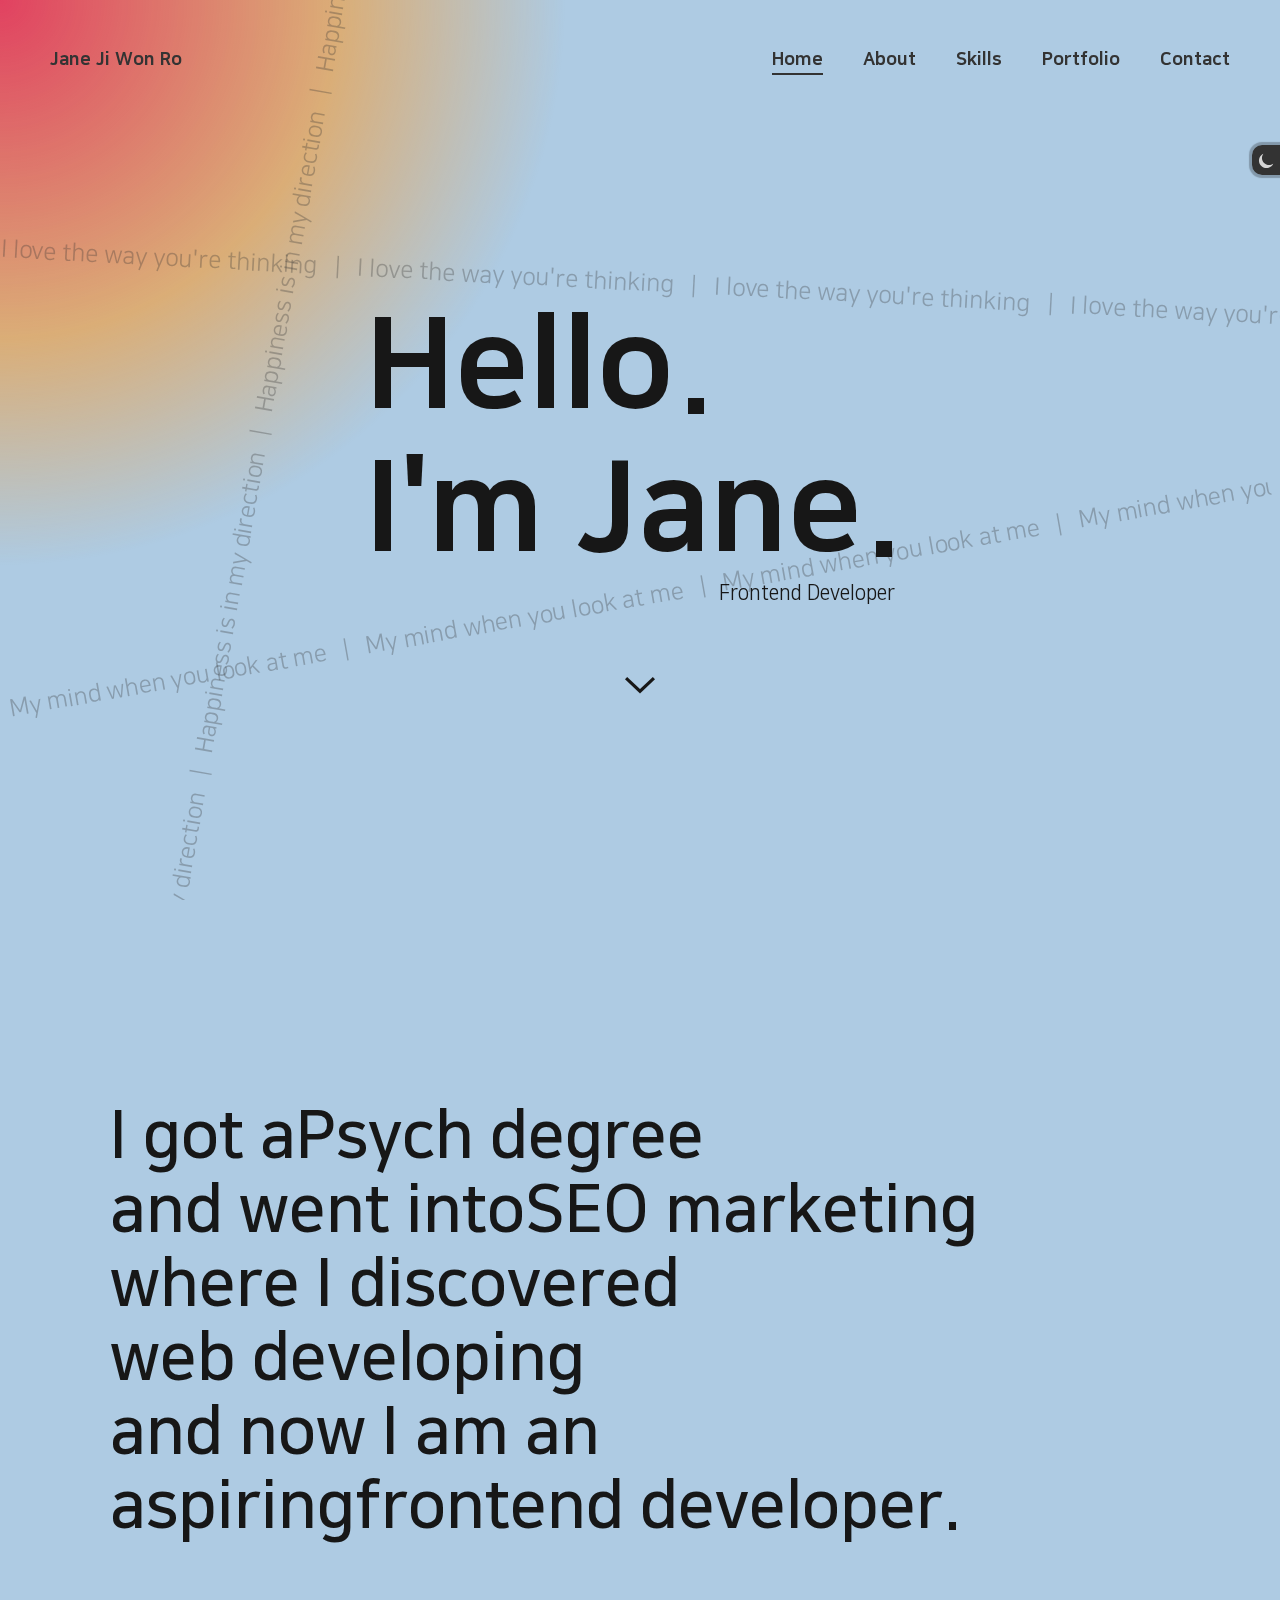
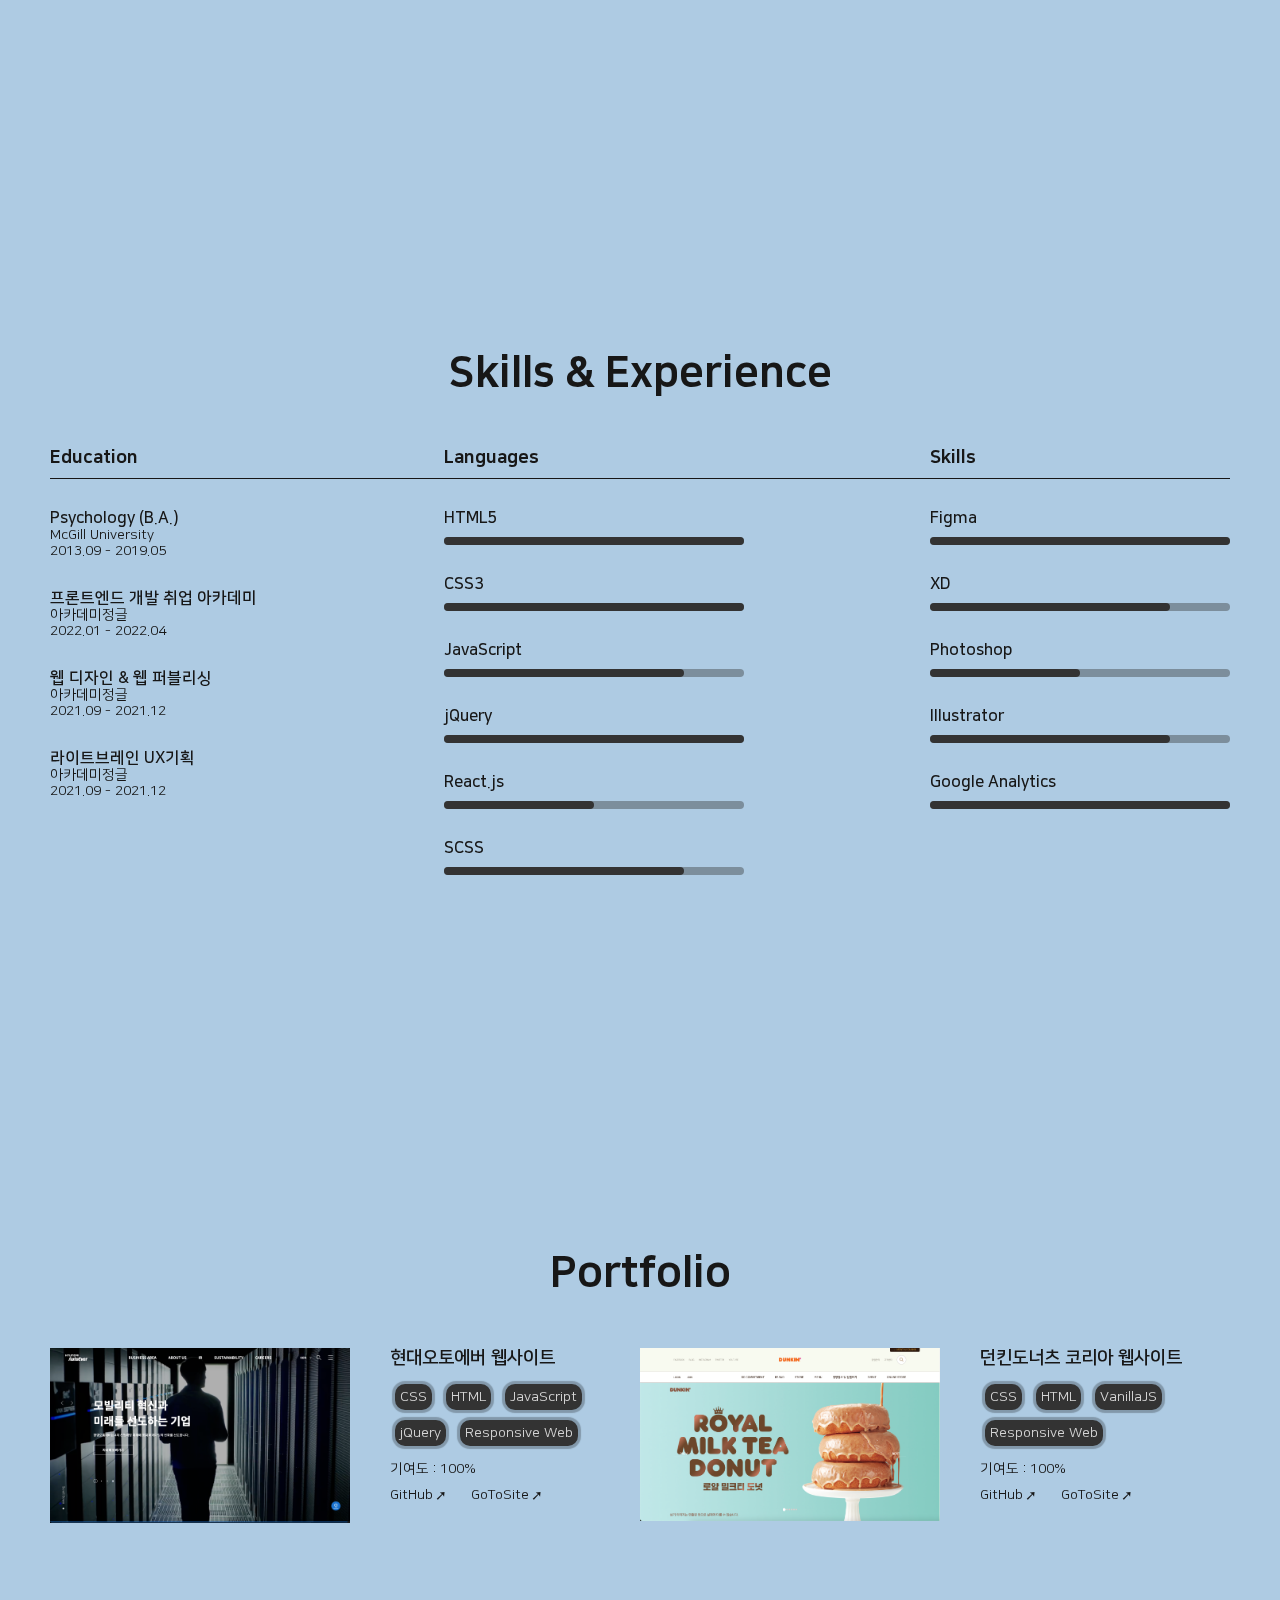
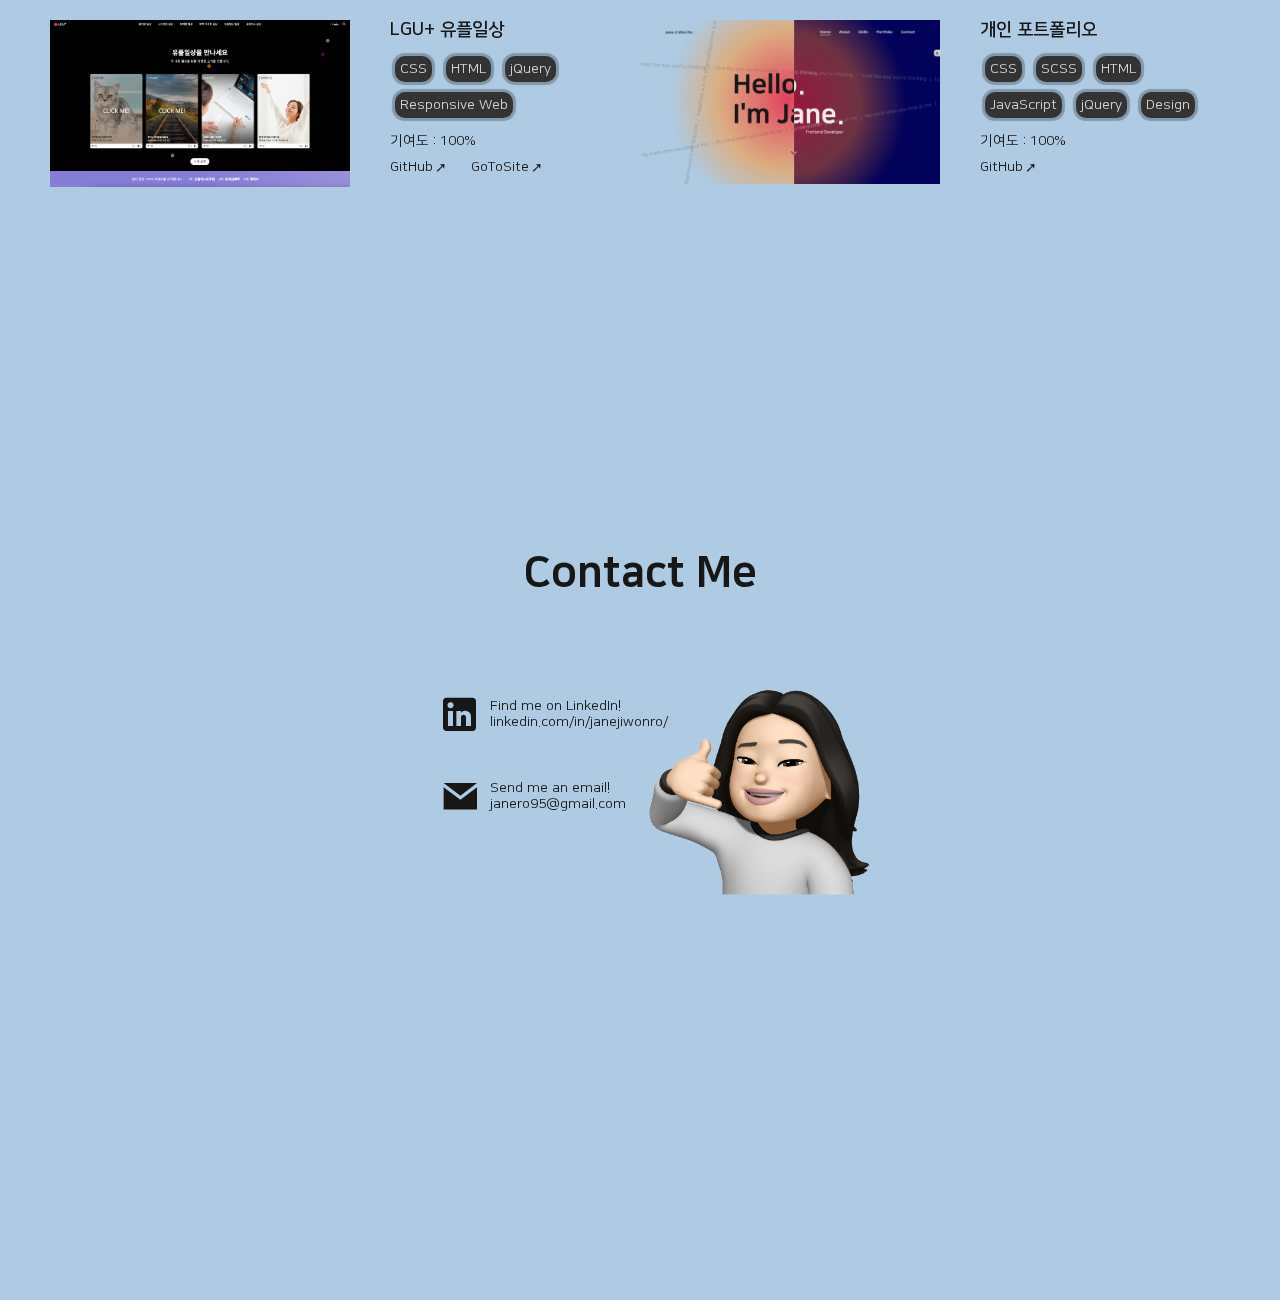
<file: index.html>
<!DOCTYPE html>
<html lang="ko">
<head>
  <meta charset="UTF-8">
  <meta http-equiv="X-UA-Compatible" content="IE=edge">
  <meta name="viewport" content="width=device-width, initial-scale=1, viewport-fit=cover" />
  <meta name="apple-mobile-web-app-title" content="Jane's Web Portfolio" />
  <title>Hello. I'm Jane</title>
  <meta name="description" content="Jane's Web Portfolio">
  <meta property='og:image' content='https://i.ibb.co/RN66GXr/jane-portfolio-url-img.png'/>
  <meta property='og:image:width' content='1144' />
  <meta property='og:image:height' content='627' />
  <meta property='og:description' content='Hello. I`m Jane and this is my frontend web portfolio.'/>
  <link rel="stylesheet" href="xeicon/xeicon.min.css" />
  <link rel="stylesheet" href="css/nanumsquare.css" />
  <link rel="stylesheet" href="css/style-pc.css" />
  <script src="js/jquery-3.6.0.min.js"></script>
  <script src="js/main.js"></script>
  
</head>
<body>
  <div class="wrapper">
    <a href="#main" id="skip-nav">본문 바로가기</a>
    <header id="header">
      <div class="box">
        <h1>Jane Ji Won Ro</h1>
        <a href="#" class="mobile menu"><span>메뉴 열기/닫기</span></a>
        <nav id="gnb">
          <ul>
            <li><a href="#" class="active">Home</a></li>
            <li><a href="#" class="active">About</a></li>
            <li><a href="#" class="active">Skills</a></li>
            <li><a href="#" class="active">Portfolio</a></li>
            <li><a href="#" class="active">Contact</a></li>
          </ul>
        </nav>
      </div>
      <div class="theme">
        <a href="#" class="light">
          <i class="xi-moon"><span>다크모드 켜기</span></i>
          <i class="xi-brightness"><span>라이트모드 켜기</span></i>
        </a>
      </div>
    </header>
    <div class="mouse-cursor-tracking"></div>
    <main id="main">
      <section id="home" class="page">
        <div class="ticker">
          <div class="scroll txt1">
            <ul>
              <li>I love the way you're thinking</li>
              <li>I love the way you're thinking</li>
              <li>I love the way you're thinking</li>
              <li>I love the way you're thinking</li>
            </ul>
            <ul>
              <li>I love the way you're thinking</li>
              <li>I love the way you're thinking</li>
              <li>I love the way you're thinking</li>
              <li>I love the way you're thinking</li>
            </ul>
          </div>
          <div class="scroll txt2">
            <ul>
              <li>My mind when you look at me</li>
              <li>My mind when you look at me</li>
              <li>My mind when you look at me</li>
              <li>My mind when you look at me</li>
            </ul>
            <ul>
              <li>My mind when you look at me</li>
              <li>My mind when you look at me</li>
              <li>My mind when you look at me</li>
              <li>My mind when you look at me</li>
            </ul>
          </div>
          <div class="scroll txt3">
            <ul>
              <li>Happiness is in my direction</li>
              <li>Happiness is in my direction</li>
              <li>Happiness is in my direction</li>
              <li>Happiness is in my direction</li>
            </ul>
            <ul>
              <li>Happiness is in my direction</li>
              <li>Happiness is in my direction</li>
              <li>Happiness is in my direction</li>
              <li>Happiness is in my direction</li>
            </ul>
          </div>
        </div>
        <div class="tit">
          <h3>Hello.<br />I'm Jane.</h3>
          <p>Frontend Developer</p>
          <a class="down" href="#">
            <i class="xi-angle-down"><span>다음 페이지로 넘어가기</span></i>
          </a>
        </div>
      </section>
      <section id="about" class="page" title="About Me">
        <div class="box">
          <p class="brain"><span>I got a</span><span>Psych degree</span></p>
          <p class="thinking"><span>and went into</span><span>SEO marketing</span></p>
          <p><span>where I discovered</span></p>
          <p class="developer"><span>web developing</span><span></span></p>
          <p><span>and now I am an</span></p>
          <p class="fire"><span> aspiring</span><span>frontend developer.</span></p>
        </div>
                  <!-- <h3>About Me</h3>
          <div class="content">
            <div class="img"><img src="img/contact-memoji.png" alt="Jane's memoji" /></div>
            <div>
              <p>I am a self-taught frontend developer based in South Korea. I studied psychology at McGill University and went into SEO marketing for a bit until I discovered that I could do coding. From there and on, I have been on the road to become a web developer.</p>
              <ul>
                <li>#leadership</li>
                <li>#self-development</li>
                <li>#empathy</li>
                <li>#people-oriented</li>
                <li>#passionate-about-recycling</li>
                <li>#animal-lover</li>
                <li>#movie-critic</li>
                <li>#restaurant-connoisseur</li>
              </ul>
            </div>
          </div> -->
      </section>
      <section id="skill" class="page" title="Skills & Experience">
       <div class="box">
         <h3>Skills & Experience</h3>
         <div class="content">
           <ul class="col-3">
            <li>
              <h5>Education</h5>
              <ul class="ul-edu">
                <li>
                  <p>Psychology (B.A.)</p>
                  <p>McGill University</p>
                  <p>2013.09 - 2019.05</p>
                </li>
                <li>
                  <p>프론트엔드 개발 취업 아카데미</p>
                  <p>아카데미정글</p>
                  <p>2022.01 - 2022.04</p>
                </li>
                <li>
                  <p>웹 디자인 & 웹 퍼블리싱</p>
                  <p>아카데미정글</p>
                  <p>2021.09 - 2021.12</p>
                </li>
                <li>
                  <p>라이트브레인 UX기획</p>
                  <p>아카데미정글</p>
                  <p>2021.09 - 2021.12</p>
                </li>
              </ul>
            </li>
            <li>
              <h5>Languages</h5>
              <ul class="ul-meter">
                <li>
                  <p class="high">HTML5</p>
                  <p class="meter"><span></span></p>
                </li>
                <li>
                  <p class="high">CSS3</p>
                  <p class="meter"><span></span></p>
                </li>
                <li>
                  <p class="mid-high">JavaScript</p>
                  <p class="meter"><span></span></p>
                </li>
                <li>
                  <p class="high">jQuery</p>
                  <p class="meter"><span></span></p>
                </li>
                <li>
                  <p class="mid">React.js</p>
                  <p class="meter"><span></span></p>
                </li>
                <li>
                  <p class="mid-high">SCSS</p>
                  <p class="meter"><span></span></p>
                </li>
              </ul>
            </li>
            <li>
              <h5>Skills</h5>
              <ul class="ul-meter">
                <li class="high">
                  <p>Figma</p>
                  <p class="meter"><span></span></p>
                </li>
                <li>
                  <p class="mid-high">XD</p>
                  <p class="meter"><span></span></p>
                </li>
                <li>
                  <p class="mid">Photoshop</p>
                  <p class="meter"><span></span></p>
                </li>
                <li>
                  <p class="mid-high">Illustrator</p>
                  <p class="meter"><span></span></p>
                </li>
                <li>
                  <p class="high">Google Analytics</p>
                  <p class="meter"><span></span></p>
                </li>
              </ul>
            </li>
           </ul>
         </div>
       </div>
      </section>
      <section id="portfolio" class="page" title="Portfolio">
        <div class="box">
          <h3>Portfolio</h3>
          <div class="sticky-container">
            <div class="filter" id="filters">
              <button class="on" name="all">ALL</button>
              <button name="responsive">Responsive</button>
              <button name="jquery">jQuery</button>
              <button name="javascript">JavaScript</button>
              <button name="react">React</button>
              <button name="scss">SCSS</button>
              <button name="design">Design</button>
            </div>
            <ul class="list">
              <li>
                <div class="img"><img src="img/project_hyundai.png" alt="현대오토에버 웹사이트" /></div>
                <div class="info">
                  <p class="tit">현대오토에버 웹사이트</p>
                  <ul class="tags">
                    <li data-menu="css">CSS</li>
                    <li data-menu="html">HTML</li>
                    <li data-menu="javascript">JavaScript</li>
                    <li data-menu="jquery">jQuery</li>
                    <li data-menu="responsive">Responsive Web</li>
                  </ul>
                  <p>기여도 : 100%</p>
                  <ul class="link">
                    <li><a href="https://github.com/fly1chop/hyundai-autoever" target="_blank" class="active">GitHub</a></li>
                    <li><a href="https://fly1chop.github.io/hyundai-autoever/" target="_blank" class="active">GoToSite</a></li>
                  </ul>
                </div>
                <div class="popup-layer">
                  <div class="box">
                    <a href="#" class="close"></a>
                    <h5>현대오토에버 웹사이트</h5>
                    <p class="img"><img src="img/project_hyundai.png" alt="현대오토에버 웹사이트" /></p>
                    <div class="content">
                      <p>Key Features</p>
                      <ol>
                        <li>1. 직접 제작한 다양한 스크롤 이벤트</li>
                        <li>2. 비디오 영상을 가주친 이미지 슬라이드</li>
                        <li>3. 싱글 페이지로된 서브 페이지</li>
                      </ol>
                      <p>
                        ‘Hyundai Autoever’ homepage features many scroll events making the browsing experience a lot more interesting. I wanted to challenge myself in creating different types of complicated scroll events and this project was a great exercise to practice.
                      </p>
                      <ul>
                        <li><a href="https://github.com/fly1chop/hyundai-autoever" target="_blank" class="active">GitHub</a></li>
                        <li><a href="https://fly1chop.github.io/hyundai-autoever/" target="_blank" class="active">GoToSite</a></li>
                      </ul>
                    </div>
                  </div>
                </div>
              </li>
              <li>
                <div class="img"><img src="img/project_dunkin.png" alt="던킨도너츠 코리아 웹사이트" /></div>
                <div class="info">
                  <p class="tit">던킨도너츠 코리아 웹사이트</p>
                  <ul class="tags">
                    <li data-menu="css">CSS</li>
                    <li data-menu="html">HTML</li>
                    <li data-menu="vanilla">VanillaJS</li>
                    <li data-menu="responsive">Responsive Web</li>
                  </ul>
                  <p>기여도 : 100%</p>
                  <ul class="link">
                    <li><a href="https://github.com/fly1chop/dunkin" target="_blank" class="active">GitHub</a></li>
                    <li><a href="https://fly1chop.github.io/dunkin/" target="_blank" class="active">GoToSite</a></li>
                  </ul>
                </div>
                <div class="popup-layer">
                  <div class="box">
                    <a href="#" class="close"><i class="xi-close"><span>팝업 닫기</span></i></a>
                    <h5>던킨도너츠 코리아 웹사이트</h5>
                    <p class="img"><img src="img/project_dunkin.png" alt="던킨도너츠 코리아 웹사이트" /></p>
                    <div class="content">
                      <p>Key Features</p>
                      <ol>
                        <li>1. 순전히 바닐라JS로 제작한 스크립트</li>
                        <li>2. 셀프 제작한 반응형 디자인</li>
                      </ol>
                      <p>
                        The challenge was to not rely on jQuery as it is often deemed as slow and heavy for the browser. I converted all my UI sources to purely vanilla JavaScript including various image and banner slides. In addition, I re-designed the layout to make it responsive.
                      </p>
                      <ul>
                        <li><a href="https://github.com/fly1chop/dunkin" target="_blank" class="active">GitHub</a></li>
                        <li><a href="https://fly1chop.github.io/dunkin/" target="_blank" class="active">GoToSite</a></li>
                      </ul>
                    </div>
                  </div>
                </div>
              </li>
              <li>
                <div class="img"><img src="img/project_uplife.png" alt="LGU+ 유플일상" /></div>
                <div class="info">
                  <p class="tit">LGU+ 유플일상</p>
                  <ul class="tags">
                    <li data-menu="css">CSS</li>
                    <li data-menu="html">HTML</li>
                    <li data-menu="jquery">jQuery</li>
                    <li data-menu="responsive">Responsive Web</li>
                  </ul>
                  <p>기여도 : 100%</p>
                  <ul class="link">
                    <li><a href="https://github.com/fly1chop/lguplife" target="_blank" class="active">GitHub</a></li>
                    <li><a href="https://fly1chop.github.io/lguplife/" target="_blank" class="active">GoToSite</a></li>
                  </ul>
                </div>
                <div class="popup-layer">
                  <div class="box">
                    <a href="#" class="close"><i class="xi-close"><span>팝업 닫기</span></i></a>
                    <h5>LGU+ 유플일상</h5>
                    <p class="img"><img src="img/project_uplife.png" alt="LGU+ 유플일상" /></p>
                    <div class="content">
                      <p>Key Features</p>
                      <ol>
                        <li>1. Canvas 태그를 활용한 파티클 애니메이션 배경</li>
                        <li>2. 필터링이 가능한 선택 메뉴</li>
                        <li>3. Modulized layout for quick and uniformed dispatch of articles (sub pages)</li>
                      </ol>
                      <p>
                        I was obviously drawn to making my own particle background using the canvas tag. With a lot of research I was able to create this code. Nonetheless, there were many obstacles such as getting the particle sizes right in relation to the window size and during resizing.
                      </p>
                      <ul>
                        <li><a href="https://github.com/fly1chop/lguplife/" target="_blank" class="active">GitHub</a></li>
                        <li><a href="https://fly1chop.github.io/lguplife/" target="_blank" class="active">GoToSite</a></li>
                      </ul>
                    </div>
                  </div>
                </div>
              </li>
              <li>
                <div class="img"><img src="img/project_portfolio.png" alt="개인 포트폴리오" /></div>
                <div class="info">
                  <p class="tit">개인 포트폴리오</p>
                  <ul class="tags">
                    <li data-menu="css">CSS</li>
                    <li data-menu="scss">SCSS</li>
                    <li data-menu="html">HTML</li>
                    <li data-menu="javascript">JavaScript</li>
                    <li data-menu="jquery">jQuery</li>
                    <li data-menu="design">Design</li>
                  </ul>
                  <p>기여도 : 100%</p>
                  <ul class="link">
                    <li><a href="https://github.com/fly1chop/janejiwonro" target="_blank" class="active">GitHub</a></li>
                  </ul>
                </div>
                <div class="popup-layer">
                  <div class="box">
                    <a href="#" class="close"><i class="xi-close"><span>팝업 닫기</span></i></a>
                    <h5>개인 포트폴리오</h5>
                    <p class="img"><img src="img/project_uplife.png" alt="LGU+ 유플일상" /></p>
                    <div class="content">
                      <p>Key Features</p>
                      <ol>
                        <li>1. 풀페이지 스크롤과 스크롤 이벤트</li>
                        <li>2. 로컬 윈도우의 테마 설정을 따른 라이트/다크 모드</li>
                      </ol>
                      <p>
                        From prototyping on Figma to building the actual code, this page is fully crafted by me. The designing process took the most time. I want it to feature my personality with the colourful backgrounds while keeping the overall text and layout simple.
                      </p>
                      <ul>
                        <li><a href="#" target="_blank" class="active">GitHub</a></li>
                        <li><a href="#" target="_blank" class="active">GoToSite</a></li>
                      </ul>
                    </div>
                  </div>
                </div>
              </li>
            </ul>
          </div>
        </div>
      </section>
      <section id="contact" class="page" title="Contact Me">
        <div class="box">
          <h3>Contact Me</h3>
          <div class="content">
            <div class="contact-info">
              <div class="linkedin">
                <p>Find me on LinkedIn!</p>
                <p><a href="#" class="active">linkedin.com/in/janejiwonro/</a></p>
              </div>
              <div class="email">
                <p>Send me an email!</p>
                <p><a href="#" class="active">janero95@gmail.com</a></p>
              </div>
            </div>
            <div class="memoji">
              <p class="img"><img src="img/contact-memoji-01.png" alt="" /></p>
            </div>
          </div>
        </div>
      </section>
    </main>
  </div>
</body>
</html>
</file>
<file: css/nanumsquare.css>
@font-face {
 font-family: 'NanumSquare';
 font-weight: 400;
 src: url('../font/NanumSquareR.eot');
 src: local('☺'),
      url(NanumSquareR.eot?#iefix) format('embedded-opentype'),
      url('../font/NanumSquareR.woff') format('woff'),
      url('../font/NanumSquareR.ttf') format('truetype');
}
@font-face {
 font-family: 'NanumSquare';
 font-weight: 700;
 src: url('../font/NanumSquareB.eot');
 src: local('☺'),
      url(NanumSquareB.eot?#iefix) format('embedded-opentype'),
      url('../font/NanumSquareB.woff') format('woff'),
      url('../font/NanumSquareB.ttf') format('truetype');
}
@font-face {
 font-family: 'NanumSquare';
 font-weight: 800;
 src: url('../font/NanumSquareEB.eot');
 src: local('☺'),
      url(NanumSquareEB.eot?#iefix) format('embedded-opentype'),
      url('../font/NanumSquareEB.woff') format('woff'),
      url('../font/NanumSquareEB.ttf') format('truetype');
}
@font-face {
 font-family: 'NanumSquare';
 font-weight: 300;
 src: url('../font/NanumSquareL.eot');
 src: local('☺'),
      url(NanumSquareL.eot?#iefix) format('embedded-opentype'),
      url('../font/NanumSquareL.woff') format('woff'),
      url('../font/NanumSquareL.ttf') format('truetype');
}
</file>
<file: xeicon/xeicon.min.css>
/*!
*  XEIcon 2.3.3 by @NAVER - http://xpressengine.github.io/XEIcon/ - @XEIcon
*  License - http://xpressengine.github.io/XEIcon/license.html (Font: SIL OFL 1.1, CSS: MIT License)
*/@font-face{font-family:xeicon;src:url(fonts/xeicon.eot?3ka2yj);src:url(fonts/xeicon.eot?3ka2yj#iefix) format("embedded-opentype"),url(fonts/xeicon.woff2?3ka2yj) format("woff2"),url(fonts/xeicon.ttf?3ka2yj) format("truetype"),url(fonts/xeicon.woff?3ka2yj) format("woff"),url(fonts/xeicon.svg?3ka2yj#xeicon) format("svg");font-weight:400;font-style:normal}[class*=" xi-"],[class^=xi-]{font-family:xeicon!important;display:inline-block;speak:none;font-style:normal;font-weight:400;font-variant:normal;text-transform:none;line-height:1;-webkit-font-smoothing:antialiased;-moz-osx-font-smoothing:grayscale}.xi-home:before{content:"\e900"}.xi-home-o:before{content:"\e902"}.xi-bars:before{content:"\e91c"}.xi-hamburger-back:before{content:"\eb46"}.xi-hamburger-out:before{content:"\eb45"}.xi-apps:before{content:"\e903"}.xi-ellipsis-h:before{content:"\e94a"}.xi-ellipsis-v:before{content:"\e949"}.xi-drag-vertical:before{content:"\e996"}.xi-drag-handle:before{content:"\e960"}.xi-arrow-top:before{content:"\e912"}.xi-arrow-bottom:before{content:"\e904"}.xi-arrow-left:before{content:"\e906"}.xi-arrow-right:before{content:"\e907"}.xi-arrow-up:before{content:"\e915"}.xi-arrow-down:before{content:"\e905"}.xi-long-arrow-left:before{content:"\e908"}.xi-long-arrow-right:before{content:"\e90b"}.xi-long-arrow-up:before{content:"\e909"}.xi-long-arrow-down:before{content:"\e90a"}.xi-angle-left:before{content:"\e93b"}.xi-angle-left-min:before{content:"\e93c"}.xi-angle-left-thin:before{content:"\e93d"}.xi-angle-right:before{content:"\e93e"}.xi-angle-right-min:before{content:"\e93f"}.xi-angle-right-thin:before{content:"\e940"}.xi-angle-up:before{content:"\e944"}.xi-angle-up-min:before{content:"\e945"}.xi-angle-up-thin:before{content:"\e946"}.xi-angle-down:before{content:"\e941"}.xi-angle-down-min:before{content:"\e942"}.xi-angle-down-thin:before{content:"\e943"}.xi-caret-up:before{content:"\e92f"}.xi-caret-up-min:before{content:"\e930"}.xi-caret-down:before{content:"\e935"}.xi-caret-down-min:before{content:"\e936"}.xi-caret-up-circle:before{content:"\e931"}.xi-caret-up-circle-o:before{content:"\e932"}.xi-caret-down-circle:before{content:"\e937"}.xi-caret-down-circle-o:before{content:"\e938"}.xi-caret-up-square:before{content:"\e933"}.xi-caret-up-square-o:before{content:"\e934"}.xi-caret-down-square:before{content:"\e939"}.xi-caret-down-square-o:before{content:"\e93a"}.xi-arrows-h:before{content:"\e90e"}.xi-arrows-v:before{content:"\e90f"}.xi-expand:before{content:"\e910"}.xi-compress:before{content:"\e911"}.xi-arrows:before{content:"\e90c"}.xi-arrows-alt:before{content:"\e90d"}.xi-compare-arrows:before{content:"\e947"}.xi-scroll:before{content:"\e94b"}.xi-dashboard:before{content:"\e948"}.xi-dashboard-o:before{content:"\e95e"}.xi-refresh:before{content:"\e973"}.xi-catched:before{content:"\e923"}.xi-renew:before{content:"\e977"}.xi-sync:before{content:"\e982"}.xi-eye:before{content:"\e951"}.xi-eye-o:before{content:"\e950"}.xi-eye-off:before{content:"\e953"}.xi-eye-slash:before{content:"\e953"}.xi-eye-off-o:before{content:"\e952"}.xi-eye-slash2:before{content:"\e952"}.xi-lock:before{content:"\e964"}.xi-lock-o:before{content:"\e966"}.xi-unlock:before{content:"\e965"}.xi-unlock-o:before{content:"\e967"}.xi-trash:before{content:"\e96e"}.xi-trash-o:before{content:"\e96f"}.xi-flag:before{content:"\e961"}.xi-flag-o:before{content:"\e962"}.xi-expand-square:before{content:"\e954"}.xi-compress-square:before{content:"\e955"}.xi-log-in:before{content:"\e963"}.xi-log-out:before{content:"\e972"}.xi-search:before{content:"\e97a"}.xi-magnifier:before{content:"\e97a"}.xi-zoom-in:before{content:"\e97b"}.xi-magnifier-expand:before{content:"\e97b"}.xi-zoom-out:before{content:"\e97c"}.xi-magnifier-reduce:before{content:"\e97c"}.xi-subdirectory:before{content:"\e97e"}.xi-subdirectory-arrow:before{content:"\e981"}.xi-external-link:before{content:"\e980"}.xi-cog:before{content:"\e986"}.xi-view-array:before{content:"\e983"}.xi-view-carousel:before{content:"\e984"}.xi-view-column:before{content:"\e985"}.xi-view-day:before{content:"\e98d"}.xi-view-list:before{content:"\e993"}.xi-view-module:before{content:"\e997"}.xi-view-stream:before{content:"\e99a"}.xi-wrench:before{content:"\e99b"}.xi-filter:before{content:"\e9d9"}.xi-funnel:before{content:"\e9d9"}.xi-plus:before{content:"\e913"}.xi-plus-min:before{content:"\e914"}.xi-plus-thin:before{content:"\e9c5"}.xi-minus:before{content:"\e91a"}.xi-minus-min:before{content:"\e91b"}.xi-minus-thin:before{content:"\e9c1"}.xi-close:before{content:"\e921"}.xi-close-min:before{content:"\e922"}.xi-close-thin:before{content:"\e9af"}.xi-check:before{content:"\e928"}.xi-check-min:before{content:"\e929"}.xi-check-thin:before{content:"\e92a"}.xi-plus-circle:before{content:"\e916"}.xi-plus-circle-o:before{content:"\e917"}.xi-minus-circle:before{content:"\e91d"}.xi-minus-circle-o:before{content:"\e91e"}.xi-close-circle:before{content:"\e924"}.xi-close-circle-o:before{content:"\e925"}.xi-check-circle:before{content:"\e92b"}.xi-check-circle-o:before{content:"\e92c"}.xi-plus-square:before{content:"\e918"}.xi-plus-square-o:before{content:"\e919"}.xi-minus-square:before{content:"\e91f"}.xi-minus-square-o:before{content:"\e920"}.xi-close-square:before{content:"\e926"}.xi-close-square-o:before{content:"\e927"}.xi-check-square:before{content:"\e92d"}.xi-check-box:before{content:"\e92d"}.xi-checkbox-blank:before{content:"\ea0e"}.xi-check-square-o:before{content:"\e92e"}.xi-checkbox-checked:before{content:"\e92e"}.xi-radiobox-blank:before{content:"\e9c6"}.xi-radiobox-checked:before{content:"\e9c7"}.xi-cut:before{content:"\e9b0"}.xi-label:before{content:"\e9b1"}.xi-label-o:before{content:"\e9b2"}.xi-library-add:before{content:"\e9b3"}.xi-library-bookmark:before{content:"\e9b4"}.xi-tagged-book:before{content:"\e9b4"}.xi-save:before{content:"\e9b9"}.xi-lightbulb:before{content:"\e9be"}.xi-idea:before{content:"\e9be"}.xi-lightbulb-o:before{content:"\e9bf"}.xi-link:before{content:"\e9c0"}.xi-package:before{content:"\e9c2"}.xi-archive:before{content:"\e9c2"}.xi-pen:before{content:"\e9c3"}.xi-pen-o:before{content:"\e9c4"}.xi-undo:before{content:"\e9d2"}.xi-redo:before{content:"\e9c8"}.xi-switch-off:before{content:"\e9c9"}.xi-switch-on:before{content:"\e9ca"}.xi-toggle-off:before{content:"\e9cb"}.xi-toggle-on:before{content:"\e9cd"}.xi-bookmark:before{content:"\ea1c"}.xi-bookmark-o:before{content:"\ea1d"}.xi-tag:before{content:"\ea36"}.xi-tags:before{content:"\ea37"}.xi-mail:before{content:"\ea06"}.xi-envelope:before{content:"\ea06"}.xi-social-email:before{content:"\ea06"}.xi-mail-o:before{content:"\ea07"}.xi-mail-read:before{content:"\ea08"}.xi-envelope-open:before{content:"\ea08"}.xi-mail-read-o:before{content:"\ea09"}.xi-send:before{content:"\ea0b"}.xi-paper-plane:before{content:"\ea0b"}.xi-reply:before{content:"\ea0d"}.xi-reply-all:before{content:"\ea0c"}.xi-share:before{content:"\e9fa"}.xi-share-l:before{content:"\e9fa"}.xi-share-alt:before{content:"\e9e9"}.xi-share-alt-o:before{content:"\e9ea"}.xi-call:before{content:"\e9d3"}.xi-phone:before{content:"\e9d3"}.xi-call-outgoing:before{content:"\e9d4"}.xi-call-incoming:before{content:"\e9d6"}.xi-call-reception:before{content:"\e9d6"}.xi-call-missed:before{content:"\e9d5"}.xi-comment:before{content:"\e9d7"}.xi-comment-o:before{content:"\e9d8"}.xi-forum:before{content:"\e9f0"}.xi-comments:before{content:"\e9f0"}.xi-forum-o:before{content:"\e9f1"}.xi-video-call:before{content:"\ea18"}.xi-xi-film:before{content:"\ea18"}.xi-voicemail:before{content:"\ea19"}.xi-note:before{content:"\ea1a"}.xi-note-o:before{content:"\ea1b"}.xi-at:before{content:"\ea0a"}.xi-message:before{content:"\ea14"}.xi-message-o:before{content:"\ea15"}.xi-speech:before{content:"\ea12"}.xi-speech-o:before{content:"\ea13"}.xi-user-address:before{content:"\e9f4"}.xi-profile:before{content:"\e9f2"}.xi-user-circle:before{content:"\e9f2"}.xi-profile-o:before{content:"\ea2a"}.xi-user:before{content:"\e9f3"}.xi-users:before{content:"\e9f9"}.xi-group:before{content:"\ea2e"}.xi-community:before{content:"\ea2e"}.xi-user-plus:before{content:"\e9f7"}.xi-users-plus:before{content:"\ea17"}.xi-user-o:before{content:"\e9f5"}.xi-users-o:before{content:"\ea04"}.xi-user-plus-o:before{content:"\e9f8"}.xi-star:before{content:"\ea0f"}.xi-star-o:before{content:"\ea16"}.xi-heart:before{content:"\ea10"}.xi-heart-o:before{content:"\ea11"}.xi-thumbs-up:before{content:"\ea28"}.xi-thumbs-down:before{content:"\ea29"}.xi-crown:before{content:"\e9da"}.xi-trophy:before{content:"\ea38"}.xi-emoticon-happy:before{content:"\e9dd"}.xi-happy-face:before{content:"\e9dd"}.xi-emoticon-happy-o:before{content:"\e9ed"}.xi-emoticon-smiley:before{content:"\e9e4"}.xi-smiley-face:before{content:"\e9e4"}.xi-emoticon-smiley-o:before{content:"\e9e6"}.xi-emoticon-neutral:before{content:"\e9eb"}.xi-neutral-face:before{content:"\e9eb"}.xi-emoticon-neutral-o:before{content:"\e9ec"}.xi-emoticon-bad:before{content:"\e9de"}.xi-emoticon-bad-o:before{content:"\e9df"}.xi-emoticon-sad:before{content:"\e9ee"}.xi-sad-face:before{content:"\e9ee"}.xi-emoticon-sad-o:before{content:"\e9ef"}.xi-emoticon-devil:before{content:"\e9e2"}.xi-angry-face:before{content:"\e9e2"}.xi-emoticon-devil-o:before{content:"\e9e3"}.xi-emoticon-cool:before{content:"\e9e0"}.xi-emoticon-cool-o:before{content:"\e9e1"}.xi-bell:before{content:"\e99c"}.xi-bell-o:before{content:"\e99d"}.xi-bell-off:before{content:"\e99e"}.xi-bell-slash:before{content:"\e99e"}.xi-bell-off-o:before{content:"\e99f"}.xi-alarm:before{content:"\ea1e"}.xi-alarm-o:before{content:"\ea1f"}.xi-alarm-off:before{content:"\ea20"}.xi-time:before{content:"\ea2b"}.xi-time-o:before{content:"\ea2c"}.xi-snooze:before{content:"\ea27"}.xi-calendar:before{content:"\e9a0"}.xi-calendar-add:before{content:"\e9a1"}.xi-calendar-remove:before{content:"\e9a2"}.xi-calendar-cancle:before{content:"\e9a3"}.xi-calendar-check:before{content:"\e9a4"}.xi-calendar-list:before{content:"\e9a5"}.xi-new:before{content:"\e9a8"}.xi-new-o:before{content:"\e9a9"}.xi-info:before{content:"\e9a6"}.xi-information-circle:before{content:"\e9a6"}.xi-info-o:before{content:"\e9a7"}.xi-help:before{content:"\e9ad"}.xi-unknown-circle:before{content:"\e9ad"}.xi-help-o:before{content:"\e9ac"}.xi-error:before{content:"\e9aa"}.xi-error-o:before{content:"\e9ab"}.xi-ban:before{content:"\e9ae"}.xi-slash-circle:before{content:"\e9ae"}.xi-warning:before{content:"\ea2d"}.xi-hand-paper:before{content:"\ea21"}.xi-key:before{content:"\ea22"}.xi-security:before{content:"\ea24"}.xi-shield:before{content:"\ea24"}.xi-shield-checked:before{content:"\ea25"}.xi-check-shield:before{content:"\ea25"}.xi-shield-checked-o:before{content:"\ea26"}.xi-align-justify:before{content:"\e956"}.xi-align-left:before{content:"\e957"}.xi-align-center:before{content:"\e958"}.xi-align-right:before{content:"\e959"}.xi-indent:before{content:"\e95a"}.xi-dedent:before{content:"\e95b"}.xi-list-dot:before{content:"\e95c"}.xi-list-ul:before{content:"\e95c"}.xi-list-square:before{content:"\e95d"}.xi-list-ul-square:before{content:"\e95d"}.xi-list-number:before{content:"\ea6b"}.xi-list-ol:before{content:"\ea6b"}.xi-list:before{content:"\e95f"}.xi-list-ul-l:before{content:"\e95f"}.xi-paragraph:before{content:"\e968"}.xi-bold:before{content:"\e96a"}.xi-italic:before{content:"\e96c"}.xi-strikethrough:before{content:"\e969"}.xi-underline:before{content:"\e96b"}.xi-caps:before{content:"\e96d"}.xi-text-size:before{content:"\eaba"}.xi-text-type:before{content:"\e97f"}.xi-type:before{content:"\e97f"}.xi-spellcheck:before{content:"\eaa9"}.xi-translate:before{content:"\eabc"}.xi-line-height:before{content:"\e976"}.xi-lineheight:before{content:"\e976"}.xi-font:before{content:"\ea63"}.xi-text-format:before{content:"\eab9"}.xi-text-color:before{content:"\eaaa"}.xi-color-fill:before{content:"\ea5e"}.xi-color-helper:before{content:"\ea5f"}.xi-scissors:before{content:"\e994"}.xi-document:before{content:"\e998"}.xi-form:before{content:"\e998"}.xi-palette:before{content:"\e995"}.xi-color:before{content:"\e995"}.xi-color-dropper:before{content:"\e97d"}.xi-eye-dropper:before{content:"\e97d"}.xi-eraser:before{content:"\e970"}.xi-eraser-o:before{content:"\e971"}.xi-sort-asc:before{content:"\e974"}.xi-lineheight-plus:before{content:"\e974"}.xi-sort-desc:before{content:"\e975"}.xi-lineheight-minus:before{content:"\e975"}.xi-rotate-right:before{content:"\e978"}.xi-rotate-left:before{content:"\e979"}.xi-layout:before{content:"\e988"}.xi-layout-top:before{content:"\e988"}.xi-layout-o:before{content:"\e98e"}.xi-layout-full:before{content:"\e989"}.xi-layout-full-o:before{content:"\e98f"}.xi-layout-snb:before{content:"\e98a"}.xi-layout-top-left:before{content:"\e98a"}.xi-layout-snb-o:before{content:"\e990"}.xi-layout-aside:before{content:"\e98b"}.xi-layout-top-right:before{content:"\e98b"}.xi-layout-aside-o:before{content:"\e991"}.xi-layout-column:before{content:"\e98c"}.xi-layout-top-three:before{content:"\e98c"}.xi-layout-column-o:before{content:"\e992"}.xi-crop:before{content:"\e999"}.xi-border-color:before{content:"\ea39"}.xi-line-style:before{content:"\ea66"}.xi-line-weight:before{content:"\ea67"}.xi-border-all:before{content:"\e987"}.xi-border-bottom:before{content:"\ea32"}.xi-border-clear:before{content:"\ea33"}.xi-border-horizontal:before{content:"\ea45"}.xi-border-inner:before{content:"\ea46"}.xi-border-left:before{content:"\ea49"}.xi-border-outer:before{content:"\ea4f"}.xi-border-right:before{content:"\ea51"}.xi-border-style:before{content:"\ea52"}.xi-border-top:before{content:"\ea54"}.xi-border-vertical:before{content:"\ea5c"}.xi-valign-top:before{content:"\eabf"}.xi-valign-bottom:before{content:"\eabd"}.xi-valign-center:before{content:"\eabe"}.xi-code:before{content:"\ea5d"}.xi-emoticon:before{content:"\ea62"}.xi-emoji:before{content:"\ea62"}.xi-face:before{content:"\ea62"}.xi-link-insert:before{content:"\ea6a"}.xi-link-l:before{content:"\ea6a"}.xi-link-broken:before{content:"\ea68"}.xi-unlink:before{content:"\ea68"}.xi-omega:before{content:"\ea6c"}.xi-opacity:before{content:"\ea6d"}.xi-overscan:before{content:"\ea78"}.xi-paperclip:before{content:"\ea7f"}.xi-transform:before{content:"\eabb"}.xi-power-off:before{content:"\e94c"}.xi-esc:before{content:"\e94f"}.xi-command:before{content:"\e94e"}.xi-alt:before{content:"\e94d"}.xi-tab:before{content:"\eaf8"}.xi-backspace:before{content:"\eac4"}.xi-capslock:before{content:"\ead6"}.xi-watch:before{content:"\e9b5"}.xi-mouse:before{content:"\e9b6"}.xi-sdcard:before{content:"\e9b7"}.xi-usb-drive:before{content:"\e9b8"}.xi-diskette:before{content:"\e9ba"}.xi-print:before{content:"\e9bb"}.xi-social-print:before{content:"\e9bb"}.xi-fax:before{content:"\e9bc"}.xi-webcam:before{content:"\e9cc"}.xi-projector:before{content:"\e9ce"}.xi-presentation:before{content:"\e9cf"}.xi-plug:before{content:"\e9d0"}.xi-speaker:before{content:"\ea60"}.xi-airplay:before{content:"\eac0"}.xi-alarm-clock:before{content:"\eac1"}.xi-alarm-clock-o:before{content:"\eac2"}.xi-alarm-clock-off:before{content:"\eac3"}.xi-battery:before{content:"\eac5"}.xi-battery-full:before{content:"\eac5"}.xi-battery-o:before{content:"\ead0"}.xi-battery-min:before{content:"\ead0"}.xi-battery-10:before{content:"\eac6"}.xi-battery-20:before{content:"\eac7"}.xi-battery-30:before{content:"\eac8"}.xi-battery-40:before{content:"\eac9"}.xi-battery-50:before{content:"\eacb"}.xi-battery-60:before{content:"\eacc"}.xi-battery-70:before{content:"\eacd"}.xi-battery-80:before{content:"\eace"}.xi-battery-90:before{content:"\eacf"}.xi-bluetooth:before{content:"\ead1"}.xi-bluetooth-off:before{content:"\ead2"}.xi-bluetooth-on:before{content:"\ead3"}.xi-bluetooth-search:before{content:"\ead4"}.xi-brightness:before{content:"\ead5"}.xi-clock:before{content:"\ead7"}.xi-clock-o:before{content:"\ead8"}.xi-contrast:before{content:"\ead9"}.xi-desktop:before{content:"\eada"}.xi-monitor:before{content:"\eada"}.xi-laptop:before{content:"\eae9"}.xi-devices:before{content:"\eadb"}.xi-tablet:before{content:"\eaf9"}.xi-mobile:before{content:"\eaed"}.xi-tv:before{content:"\eafb"}.xi-enter:before{content:"\eadc"}.xi-flashlight:before{content:"\eadd"}.xi-flashlight-off:before{content:"\eade"}.xi-flight-off:before{content:"\eadf"}.xi-flight-on:before{content:"\eae0"}.xi-gamepad:before{content:"\eae1"}.xi-gps:before{content:"\eae2"}.xi-gps-none:before{content:"\eae3"}.xi-gps-off:before{content:"\eae4"}.xi-hdd:before{content:"\eae5"}.xi-hdmi:before{content:"\eae6"}.xi-keyboard:before{content:"\eae7"}.xi-keyboard-o:before{content:"\eae8"}.xi-space-bar:before{content:"\eaf7"}.xi-lock-rotation:before{content:"\eaea"}.xi-chip:before{content:"\eaeb"}.xi-chip-o:before{content:"\eaec"}.xi-mouse-pointer:before{content:"\eaee"}.xi-router:before{content:"\eaef"}.xi-wifi-router:before{content:"\eaef"}.xi-router-o:before{content:"\eaf0"}.xi-signal:before{content:"\eaf1"}.xi-signal-1:before{content:"\eaf2"}.xi-signal-2:before{content:"\eaf3"}.xi-signal-3:before{content:"\eaf4"}.xi-signal-4:before{content:"\eaf5"}.xi-signal-none:before{content:"\eaf6"}.xi-touch:before{content:"\eafa"}.xi-usb:before{content:"\eafc"}.xi-wifi:before{content:"\eafd"}.xi-wifi-signal:before{content:"\eafd"}.xi-wifi-signal-mid:before{content:"\eafe"}.xi-wifi-signal-min:before{content:"\eaff"}.xi-wifi-signal-off:before{content:"\eb00"}.xi-chart-bar:before{content:"\e901"}.xi-book:before{content:"\ea34"}.xi-book-o:before{content:"\ea35"}.xi-play:before{content:"\ea3e"}.xi-caret-right:before{content:"\ea3e"}.xi-play-circle:before{content:"\ea40"}.xi-play-circle-o:before{content:"\ea3f"}.xi-pause-circle:before{content:"\ea3d"}.xi-pause-circle-o:before{content:"\ea3c"}.xi-pause:before{content:"\ea3b"}.xi-stop:before{content:"\ea41"}.xi-recording-stop:before{content:"\eb24"}.xi-recording:before{content:"\eb21"}.xi-record:before{content:"\eb21"}.xi-eject:before{content:"\ea42"}.xi-step-backward:before{content:"\ea43"}.xi-step-forward:before{content:"\ea44"}.xi-backward:before{content:"\ea47"}.xi-forward:before{content:"\ea48"}.xi-fast-backward:before{content:"\eb08"}.xi-fast-forward:before{content:"\eb07"}.xi-camera:before{content:"\ea4b"}.xi-camera-o:before{content:"\ea4a"}.xi-videocam:before{content:"\ea4d"}.xi-video-camera:before{content:"\ea4d"}.xi-videocam-o:before{content:"\ea4c"}.xi-image:before{content:"\ea50"}.xi-image-o:before{content:"\ea4e"}.xi-microphone-o:before{content:"\ea56"}.xi-microphone:before{content:"\ea57"}.xi-microphone-off:before{content:"\ea58"}.xi-microphone-slash:before{content:"\ea58"}.xi-volume-mute:before{content:"\ea59"}.xi-volume:before{content:"\ea59"}.xi-volume-down:before{content:"\ea5a"}.xi-volume-min:before{content:"\ea5a"}.xi-volume-up:before{content:"\ea5b"}.xi-volume-max:before{content:"\ea5b"}.xi-volume-off:before{content:"\eb39"}.xi-volume-slash:before{content:"\eb39"}.xi-album:before{content:"\ea61"}.xi-record-play:before{content:"\ea61"}.xi-cd-r:before{content:"\ea61"}.xi-headset:before{content:"\ea64"}.xi-music:before{content:"\ea65"}.xi-chart-pyramid:before{content:"\ea69"}.xi-chart-bar-square:before{content:"\eb01"}.xi-chart-line:before{content:"\eb02"}.xi-chart-pie:before{content:"\eb03"}.xi-chart-pie-o:before{content:"\eb04"}.xi-equalizer:before{content:"\eb05"}.xi-volume-bar:before{content:"\eb05"}.xi-equalizer-thin:before{content:"\ea55"}.xi-exposure:before{content:"\eb06"}.xi-flash:before{content:"\eb09"}.xi-flash-off:before{content:"\eb0a"}.xi-focus-center:before{content:"\eb0b"}.xi-focus-frame:before{content:"\eb0c"}.xi-focus-weak:before{content:"\eb11"}.xi-paper:before{content:"\eb1e"}.xi-paper-o:before{content:"\eb1f"}.xi-library-books:before{content:"\eb14"}.xi-library-books-o:before{content:"\eb16"}.xi-library-image:before{content:"\eb17"}.xi-library-image-o:before{content:"\eb18"}.xi-library-music:before{content:"\eb19"}.xi-library-video:before{content:"\eb1a"}.xi-movie:before{content:"\eb1b"}.xi-movie-o:before{content:"\eb1c"}.xi-pacman:before{content:"\eb1d"}.xi-radio:before{content:"\eb20"}.xi-repeat:before{content:"\eb25"}.xi-repeat-one:before{content:"\eb26"}.xi-shuffle:before{content:"\eb27"}.xi-timer:before{content:"\eb29"}.xi-timer-o:before{content:"\eb2a"}.xi-timer-off-o:before{content:"\eb2f"}.xi-timer-sand:before{content:"\eb30"}.xi-sandwatch-min:before{content:"\eb30"}.xi-timer-sand-o:before{content:"\eb31"}.xi-trending-flat:before{content:"\eb36"}.xi-trending-down:before{content:"\eb33"}.xi-decline:before{content:"\eb33"}.xi-trending-up:before{content:"\eb37"}.xi-rise:before{content:"\eb37"}.xi-tune:before{content:"\eb38"}.xi-map:before{content:"\eb22"}.xi-map-folding:before{content:"\eb22"}.xi-map-o:before{content:"\eb23"}.xi-my-location:before{content:"\eb5d"}.xi-location-arrow:before{content:"\eb58"}.xi-woman:before{content:"\ea2f"}.xi-man:before{content:"\ea30"}.xi-toilet:before{content:"\ea31"}.xi-pregnant-woman:before{content:"\eb61"}.xi-maternity:before{content:"\eb61"}.xi-walk:before{content:"\eb6d"}.xi-walking:before{content:"\eb6d"}.xi-run:before{content:"\eb63"}.xi-wheelchair:before{content:"\eb6e"}.xi-glass:before{content:"\eb28"}.xi-market:before{content:"\eb2b"}.xi-shopping-bag:before{content:"\eb2b"}.xi-pharmacy:before{content:"\eb2c"}.xi-laundry:before{content:"\eb2e"}.xi-florist:before{content:"\eb32"}.xi-hlz:before{content:"\eb34"}.xi-park:before{content:"\eb35"}.xi-airplane:before{content:"\eb3a"}.xi-all:before{content:"\eb3b"}.xi-flight-takeoff:before{content:"\eb3c"}.xi-flight:before{content:"\eb3c"}.xi-flight-land:before{content:"\eb3d"}.xi-bank:before{content:"\eb3e"}.xi-bank-o:before{content:"\eb3e"}.xi-beach:before{content:"\eb3f"}.xi-bicycle:before{content:"\eb40"}.xi-building:before{content:"\eb41"}.xi-bus:before{content:"\eb42"}.xi-business:before{content:"\eb43"}.xi-cafe:before{content:"\eb44"}.xi-cake:before{content:"\eb47"}.xi-car:before{content:"\eb48"}.xi-church:before{content:"\eb49"}.xi-city:before{content:"\eb4a"}.xi-compass:before{content:"\eb4b"}.xi-compass-o:before{content:"\eb4c"}.xi-convenience-store:before{content:"\eb4d"}.xi-directions:before{content:"\eb4e"}.xi-factory:before{content:"\eb4f"}.xi-fitness-center:before{content:"\eb50"}.xi-garden:before{content:"\eb51"}.xi-gas-station:before{content:"\eb52"}.xi-golf:before{content:"\eb53"}.xi-hand-pointing:before{content:"\eb54"}.xi-hospital:before{content:"\eb55"}.xi-hotel:before{content:"\eb56"}.xi-library:before{content:"\eb57"}.xi-maker:before{content:"\eb59"}.xi-marker-circle:before{content:"\eb59"}.xi-marker-plus:before{content:"\eb5b"}.xi-maker-drop:before{content:"\eb5f"}.xi-map-marker:before{content:"\eb5f"}.xi-marker-check:before{content:"\eb5a"}.xi-motorcycle:before{content:"\eb5c"}.xi-navigation:before{content:"\eb5e"}.xi-pool:before{content:"\eb60"}.xi-restaurant:before{content:"\eb62"}.xi-school:before{content:"\eb64"}.xi-ship:before{content:"\eb65"}.xi-spa:before{content:"\eb66"}.xi-stroller:before{content:"\eb67"}.xi-subway:before{content:"\eb68"}.xi-taxi:before{content:"\eb69"}.xi-theater:before{content:"\eb6a"}.xi-film:before{content:"\eb6a"}.xi-traffic:before{content:"\eb6b"}.xi-train:before{content:"\eb6c"}.xi-cart:before{content:"\eb6f"}.xi-cart-o:before{content:"\e9fb"}.xi-cart-add:before{content:"\e9fc"}.xi-cart-remove:before{content:"\e9fd"}.xi-basket:before{content:"\e9fe"}.xi-box:before{content:"\ea01"}.xi-fragile:before{content:"\ea02"}.xi-coupon:before{content:"\ea03"}.xi-shop:before{content:"\ea05"}.xi-gift:before{content:"\eb70"}.xi-present:before{content:"\eb70"}.xi-gift-o:before{content:"\ea3a"}.xi-exchange:before{content:"\ea53"}.xi-barter:before{content:"\ea53"}.xi-yuan:before{content:"\ea6e"}.xi-won:before{content:"\ea6f"}.xi-yen:before{content:"\ea70"}.xi-pound:before{content:"\ea71"}.xi-euro:before{content:"\ea72"}.xi-rial:before{content:"\ea73"}.xi-dollar:before{content:"\ea74"}.xi-peso:before{content:"\ea75"}.xi-rupee:before{content:"\ea76"}.xi-credit-card:before{content:"\ea77"}.xi-money:before{content:"\ea79"}.xi-piggy-bank:before{content:"\ea7a"}.xi-strongbox:before{content:"\ea7b"}.xi-briefcase:before{content:"\ea7c"}.xi-percent:before{content:"\ea7d"}.xi-calculator:before{content:"\ea7e"}.xi-medicine:before{content:"\eb2d"}.xi-receipt:before{content:"\eb71"}.xi-truck:before{content:"\eb72"}.xi-wallet:before{content:"\eb73"}.xi-file:before{content:"\ea94"}.xi-file-o:before{content:"\ea80"}.xi-file-add:before{content:"\ea95"}.xi-file-add-o:before{content:"\ea81"}.xi-file-remove:before{content:"\ea96"}.xi-file-remove-o:before{content:"\ea82"}.xi-file-text:before{content:"\ea97"}.xi-file-text-o:before{content:"\ea83"}.xi-documents:before{content:"\ea98"}.xi-stack-paper:before{content:"\ea98"}.xi-documents-o:before{content:"\ea84"}.xi-file-image:before{content:"\ea99"}.xi-file-image-o:before{content:"\ea85"}.xi-file-video:before{content:"\ea9a"}.xi-file-video-o:before{content:"\ea86"}.xi-file-music:before{content:"\ea9b"}.xi-file-music-o:before{content:"\ea87"}.xi-file-code:before{content:"\ea9c"}.xi-file-code-o:before{content:"\ea88"}.xi-file-zip:before{content:"\ea9d"}.xi-file-zip-o:before{content:"\ea89"}.xi-file-upload:before{content:"\ea9e"}.xi-file-upload-o:before{content:"\ea8a"}.xi-file-download:before{content:"\ea9f"}.xi-file-download-o:before{content:"\ea8b"}.xi-file-check:before{content:"\eaa0"}.xi-file-check-o:before{content:"\ea8c"}.xi-folder:before{content:"\eaa1"}.xi-folder-o:before{content:"\ea8d"}.xi-folder-open:before{content:"\eaa8"}.xi-folder-shared:before{content:"\eb7d"}.xi-folder-zip:before{content:"\eaa7"}.xi-folder-zip-o:before{content:"\ea93"}.xi-folder-add:before{content:"\eaa2"}.xi-folder-add-o:before{content:"\ea8e"}.xi-folder-remove:before{content:"\eaa3"}.xi-folder-remove-o:before{content:"\ea8f"}.xi-folder-check:before{content:"\eaa4"}.xi-folder-check-o:before{content:"\ea90"}.xi-folder-upload:before{content:"\eaa5"}.xi-folder-upload-o:before{content:"\ea91"}.xi-folder-download:before{content:"\eaa6"}.xi-folder-download-o:before{content:"\ea92"}.xi-attachment:before{content:"\eb74"}.xi-cloud:before{content:"\eb75"}.xi-cloud-o:before{content:"\eb78"}.xi-cloud-off:before{content:"\eb79"}.xi-cloud-upload:before{content:"\eb7a"}.xi-cloud-upload-o:before{content:"\eb7b"}.xi-cloud-download:before{content:"\eb76"}.xi-cloud-download-o:before{content:"\eb77"}.xi-upload:before{content:"\eb7e"}.xi-download:before{content:"\eb7c"}.xi-globus:before{content:"\e9d1"}.xi-browser:before{content:"\e9db"}.xi-browser-text:before{content:"\e9dc"}.xi-rss-square:before{content:"\e9e5"}.xi-central-signal:before{content:"\e9e7"}.xi-central-router:before{content:"\e9e8"}.xi-antenna:before{content:"\e9f6"}.xi-barcode:before{content:"\e9ff"}.xi-qr-code:before{content:"\ea00"}.xi-accessibility:before{content:"\eb7f"}.xi-branch:before{content:"\eb80"}.xi-fork:before{content:"\eb85"}.xi-code-fork:before{content:"\eb85"}.xi-pull-requests:before{content:"\eb92"}.xi-merge:before{content:"\eb8b"}.xi-log:before{content:"\eb8a"}.xi-bug:before{content:"\eb81"}.xi-cookie:before{content:"\eb82"}.xi-fingerprint:before{content:"\eb84"}.xi-css3:before{content:"\eb83"}.xi-html5:before{content:"\eb86"}.xi-javascript:before{content:"\eb87"}.xi-csharp:before{content:"\eb88"}.xi-php:before{content:"\eb91"}.xi-python:before{content:"\eb94"}.xi-milestone:before{content:"\eb8c"}.xi-network-company:before{content:"\eb8d"}.xi-network-folder:before{content:"\eb8e"}.xi-network-home:before{content:"\eb8f"}.xi-home-network:before{content:"\eb8f"}.xi-network-public:before{content:"\eb90"}.xi-cloud-network:before{content:"\eb90"}.xi-puzzle:before{content:"\eb93"}.xi-rss:before{content:"\eb95"}.xi-social-rssfeed:before{content:"\eb95"}.xi-server:before{content:"\eb96"}.xi-network-server:before{content:"\eb97"}.xi-sitemap:before{content:"\eb98"}.xi-sitemap-o:before{content:"\eb99"}.xi-spinner-1:before{content:"\ec33"}.xi-spinner-2:before{content:"\ec34"}.xi-spinner-3:before{content:"\ec35"}.xi-spinner-4:before{content:"\ec36"}.xi-spinner-5:before{content:"\ec37"}.xi-full-moon:before{content:"\eb0d"}.xi-fullmoon:before{content:"\eb0d"}.xi-half-moon:before{content:"\eb0e"}.xi-halfmoon:before{content:"\eb0e"}.xi-crescent:before{content:"\eb9b"}.xi-moon:before{content:"\eb0f"}.xi-night:before{content:"\eb10"}.xi-snow-crystal:before{content:"\eb15"}.xi-snow:before{content:"\eb15"}.xi-cloudy:before{content:"\eb9c"}.xi-fog:before{content:"\eb9d"}.xi-foggy:before{content:"\eb9e"}.xi-lightning:before{content:"\eb9f"}.xi-partly-cloudy:before{content:"\eba0"}.xi-pouring:before{content:"\eba1"}.xi-rain:before{content:"\eba1"}.xi-snowy:before{content:"\eba2"}.xi-heavy-snow:before{content:"\eba2"}.xi-sun:before{content:"\eba3"}.xi-sun-o:before{content:"\eba4"}.xi-sunset:before{content:"\eba5"}.xi-sunset-down:before{content:"\eba6"}.xi-sunset-up:before{content:"\eba7"}.xi-thermometer:before{content:"\eba8"}.xi-tint:before{content:"\eba9"}.xi-humidity:before{content:"\eba9"}.xi-tint-o:before{content:"\ebaa"}.xi-tornado:before{content:"\ebab"}.xi-umbrella:before{content:"\ebac"}.xi-umbrella-o:before{content:"\ebad"}.xi-windy:before{content:"\ebae"}.xi-wind:before{content:"\ebae"}.xi-windy-variant:before{content:"\ebaf"}.xi-windsock:before{content:"\eb13"}.xi-cc-cc:before{content:"\eaad"}.xi-cc-by:before{content:"\eaae"}.xi-cc-sa:before{content:"\eaaf"}.xi-cc-nd:before{content:"\eab0"}.xi-cc-nc:before{content:"\eab1"}.xi-cc-nc-eu:before{content:"\eab2"}.xi-cc-nc-jp:before{content:"\eab3"}.xi-cc-remix:before{content:"\eab4"}.xi-cc-pd:before{content:"\eab5"}.xi-cc-sampling:before{content:"\eab6"}.xi-cc-zero:before{content:"\eab7"}.xi-cc-share:before{content:"\eab8"}.xi-copyleft:before{content:"\ebb0"}.xi-copyright:before{content:"\ebb1"}.xi-registered:before{content:"\eaab"}.xi-trademark:before{content:"\eaac"}.xi-500px:before{content:"\ebb2"}.xi-adobe:before{content:"\ebb3"}.xi-amazon:before{content:"\ebb4"}.xi-android:before{content:"\ebb5"}.xi-apple:before{content:"\ebb6"}.xi-beats:before{content:"\ebb7"}.xi-behance:before{content:"\ebb8"}.xi-bing:before{content:"\ebb9"}.xi-bitbucket:before{content:"\ebba"}.xi-blackberry:before{content:"\ebbb"}.xi-blogger:before{content:"\ebbc"}.xi-cc-amex:before{content:"\ebbe"}.xi-cc-discover:before{content:"\ebbf"}.xi-cc-mastercard:before{content:"\ebc0"}.xi-cc-paypal:before{content:"\ebc1"}.xi-cc-stripe:before{content:"\ebc2"}.xi-cc-visa:before{content:"\ebc3"}.xi-chrome:before{content:"\ebc5"}.xi-codepen:before{content:"\ebc6"}.xi-connectdevelop:before{content:"\ebc7"}.xi-d2:before{content:"\ebc8"}.xi-dashcube:before{content:"\ebc9"}.xi-delicious:before{content:"\ebca"}.xi-deviantart:before{content:"\ebcb"}.xi-digg:before{content:"\ebcc"}.xi-disqus:before{content:"\ebcd"}.xi-dribbble:before{content:"\ebce"}.xi-dropbox:before{content:"\ebcf"}.xi-drupal:before{content:"\ebd0"}.xi-edge:before{content:"\ebd1"}.xi-evernote:before{content:"\ebd2"}.xi-facebook:before{content:"\ebd3"}.xi-facebook-messenger:before{content:"\ebd4"}.xi-facebook-official:before{content:"\ebd5"}.xi-feedly:before{content:"\ebd6"}.xi-firefox:before{content:"\ebd7"}.xi-flickr:before{content:"\eaca"}.xi-flickr-square:before{content:"\ebd8"}.xi-foursquare:before{content:"\ebd9"}.xi-ghost:before{content:"\ebda"}.xi-git:before{content:"\ebdb"}.xi-git-symbol:before{content:"\ebdc"}.xi-github:before{content:"\ebdd"}.xi-github-alt:before{content:"\ebde"}.xi-gmail:before{content:"\ebdf"}.xi-google:before{content:"\ebe0"}.xi-google-play:before{content:"\ebe1"}.xi-google-plus:before{content:"\ebe2"}.xi-google-wallet:before{content:"\ebe3"}.xi-gratipay:before{content:"\ebe4"}.xi-hangouts:before{content:"\ebe5"}.xi-hunie:before{content:"\ebe6"}.xi-illustrator:before{content:"\ebe7"}.xi-illustrator-circle:before{content:"\ebe8"}.xi-instagram:before{content:"\ebe9"}.xi-internet-explorer:before{content:"\ebea"}.xi-jira:before{content:"\ebeb"}.xi-joomla:before{content:"\ebec"}.xi-jsfiddle:before{content:"\ebed"}.xi-kakaostory:before{content:"\ebef"}.xi-kakaotalk:before{content:"\ebee"}.xi-kickstarter:before{content:"\ebf0"}.xi-laravel:before{content:"\eb89"}.xi-line:before{content:"\ebf1"}.xi-line-messenger:before{content:"\ebf2"}.xi-linkedin:before{content:"\ebf3"}.xi-linkedin-square:before{content:"\ebf4"}.xi-linux:before{content:"\ebf5"}.xi-magento:before{content:"\ebf6"}.xi-maxcdn:before{content:"\ebf7"}.xi-medium:before{content:"\ebf8"}.xi-naver:before{content:"\ebf9"}.xi-naver-square:before{content:"\ebfa"}.xi-office:before{content:"\ebfb"}.xi-opencart:before{content:"\ebfc"}.xi-opera:before{content:"\ebfd"}.xi-oscommerce:before{content:"\ebfe"}.xi-path:before{content:"\ebff"}.xi-paypal:before{content:"\ec00"}.xi-photoshop:before{content:"\ec01"}.xi-photoshop-circle:before{content:"\ec02"}.xi-pinterest:before{content:"\ec03"}.xi-pinterest-p:before{content:"\ec04"}.xi-pocket:before{content:"\ec05"}.xi-qq:before{content:"\ec06"}.xi-quicktime:before{content:"\ec07"}.xi-reddit:before{content:"\ec08"}.xi-renren:before{content:"\ec09"}.xi-safari:before{content:"\ec0a"}.xi-sellsy:before{content:"\ec0b"}.xi-silverstripe:before{content:"\ebbd"}.xi-simplybuilt:before{content:"\ec0c"}.xi-sketch:before{content:"\ec0d"}.xi-skype:before{content:"\ec0e"}.xi-slack:before{content:"\ec0f"}.xi-slideshare:before{content:"\ec10"}.xi-soundcloud:before{content:"\ec11"}.xi-spotify:before{content:"\ec12"}.xi-stack-exchange:before{content:"\ec13"}.xi-stack-overflow:before{content:"\ec14"}.xi-steam:before{content:"\ec15"}.xi-steam-square:before{content:"\ec16"}.xi-stumbleupon:before{content:"\ec17"}.xi-stumbleupon-circle:before{content:"\ec18"}.xi-telegram:before{content:"\ec19"}.xi-tencent-weibo:before{content:"\ec1a"}.xi-trello:before{content:"\ec1b"}.xi-tumblr:before{content:"\ec1c"}.xi-tumblr-square:before{content:"\ec1d"}.xi-twich:before{content:"\ec1e"}.xi-twitter:before{content:"\ec1f"}.xi-ubercart:before{content:"\ec20"}.xi-ubuntu:before{content:"\ec21"}.xi-ubuntu-circle:before{content:"\ec22"}.xi-vimeo:before{content:"\ec23"}.xi-vine:before{content:"\ec24"}.xi-vk:before{content:"\ec25"}.xi-wechat:before{content:"\ec26"}.xi-whatsapp:before{content:"\ec27"}.xi-wikipedia:before{content:"\ec28"}.xi-windows:before{content:"\ec29"}.xi-wordpress:before{content:"\ec2a"}.xi-wordpress-official:before{content:"\ec2b"}.xi-xe:before{content:"\ec2c"}.xi-xing:before{content:"\ec2d"}.xi-xpressengine:before{content:"\ec2e"}.xi-yahoo:before{content:"\ec2f"}.xi-yelp:before{content:"\ec30"}.xi-youtube:before{content:"\ec31"}.xi-youtube-play:before{content:"\ec32"}.xi-x{font-size:1.33333em;line-height:.75em;vertical-align:-15%}.xi-2x{font-size:2em}.xi-3x{font-size:3em}.xi-4x{font-size:4em}.xi-5x{font-size:5em}.xi-spin{-webkit-animation:xi-spin 2s infinite linear;animation:xi-spin 2s infinite linear}@-webkit-keyframes xi-spin{0%{-webkit-transform:rotate(0);transform:rotate(0)}100%{-webkit-transform:rotate(359deg);transform:rotate(359deg)}}@keyframes xi-spin{0%{-webkit-transform:rotate(0);transform:rotate(0)}100%{-webkit-transform:rotate(359deg);transform:rotate(359deg)}}.xi-rotate-90{filter:progid:DXImageTransform.Microsoft.BasicImage(rotation=1);-webkit-transform:rotate(90deg);transform:rotate(90deg)}.xi-rotate-180{filter:progid:DXImageTransform.Microsoft.BasicImage(rotation=2);-webkit-transform:rotate(180deg);transform:rotate(180deg)}.xi-rotate-270{filter:progid:DXImageTransform.Microsoft.BasicImage(rotation=3);-webkit-transform:rotate(270deg);transform:rotate(270deg)}.xi-flip-horizontal{filter:progid:DXImageTransform.Microsoft.BasicImage(rotation=0);-webkit-transform:scale(-1,1);transform:scale(-1,1)}.xi-flip-vertical{filter:progid:DXImageTransform.Microsoft.BasicImage(rotation=2);-webkit-transform:scale(1,-1);transform:scale(1,-1)}:root .xi-flip-horizontal,:root .xi-flip-vertical,:root .xi-rotate-180,:root .xi-rotate-270,:root .xi-rotate-90{-webkit-filter:none;filter:none}.xi-fw{width:1.28571em;text-align:center}.xi-ul{padding-left:0;margin-left:2.14286em;list-style-type:none}.xi-ul>li{position:relative}.xi-li{position:absolute;left:-2.14286em;width:2.14286em;top:.14286em;text-align:center}.xi-li.xi-lg{left:-1.85714em}.xi-border{padding:.2em .25em .15em;border:solid .08em #eee;border-radius:.1em}.pull-right{float:right;margin-right:.3em}.pull-left{float:left;margin-right:.3em}
</file>
<file: css/style-pc.css>
@charset "UTF-8";
/* reset */
html {
  -webkit-text-size-adjust: none;
  -moz-text-size-adjust: none;
   -ms-text-size-adjust: none;
       text-size-adjust: none;
}

body {
  margin: 0;
}

h1, h2, h3, h4, h5, h6, ul, ol, li, dl, dt, dd, p {
  margin: 0;
  padding: 0;
}

h1, h2, h3, h4, h5, h6 {
  font-weight: 800;
}

a {
  color: inherit;
  text-decoration: inherit;
}

li {
  list-style: none;
}

img {
  vertical-align: middle;
  max-width: 100%;
}

address, em, i, cite {
  font-style: normal;
}

table {
  border-collapse: collapse;
}

table caption {
  overflow: hidden;
  width: 0;
  height: 0;
}

i[class^="xi"] {
  position: relative;
  display: inline-block;
  vertical-align: middle;
}

i[class^="xi"] span {
  position: absolute;
  left: -9999px;
}

.ir-hidden {
  position: absolute;
  left: -9999px;
}

:root {
  --background-color: #AECBE3;
  --text-color: #171717;
  --menu-color: #333333;
  --font-family: 'NanumSquare', 'sans-serif';
  --link-background-color: #333333;
  --link-text-color: #D6D6D6;
  --box-shadow-color: rgba(0,0,0,0.25);
  --cursor-gradient: radial-gradient(circle, rgba(225,65,96,1) 0%, rgba(255,150,31,0.55) 30%, rgba(174,203,227,0) 50%);
}

html[data-theme='light'] {
  --background-color: #AECBE3;
  --text-color: #171717;
  --menu-color: #333333;
  --link-background-color: #333333;
  --link-text-color: #D6D6D6;
  --box-shadow-color: rgba(0,0,0,0.25);
  --cursor-gradient: radial-gradient(circle, rgba(225,65,96,1) 0%, rgba(255,150,31,0.55) 30%, rgba(174,203,227,0) 50%);
}

html[data-theme='dark'] {
  --background-color: #00025B;
  --text-color: #F0F0F0;
  --menu-color: #D6D6D6;
  --link-background-color: #D6D6D6;
  --link-text-color: #333333;
  --box-shadow-color: rgb(214, 214, 214,0.25);
  --cursor-gradient: radial-gradient(circle, rgba(191,19,53,0.8) 0%, rgba(218,94,21,0.5) 30%, rgba(0,2,91,0) 50%);
}

body {
  background-color: var(--background-color);
  color: var(--text-color);
  font-family: "NanumSquare", "sans-serif";
  font-size: 14px;
}

header {
  color: var(--menu-color);
}

a {
  position: relative;
}

a.active:hover::after {
  position: absolute;
  left: 0;
  bottom: -5px;
  content: '';
  width: 100%;
  height: 2px;
  background: var(--link-background-color);
  -webkit-animation: link_underline 0.2s ease-in;
          animation: link_underline 0.2s ease-in;
}

#skip-nav {
  position: fixed;
  left: 0;
  top: -40px;
  width: 100%;
  line-height: 40px;
  text-align: center;
  background-color: var(--link-background-color);
  color: var(--link-text-color);
  opacity: 0.7;
  font-size: 16px;
  -webkit-transition: top 0.3s;
  transition: top 0.3s;
  z-index: 10000;
}

#skip-nav:focus {
  top: 0;
}

section {
  height: 100vh;
  position: relative;
  overflow: hidden;
  padding: 0 50px;
}

section > .box {
  position: relative;
  max-width: 1200px;
  width: 100%;
  height: calc(100% - 200px);
  top: 150px;
  left: 50%;
  -webkit-transform: translateX(-50%);
          transform: translateX(-50%);
}

section > .box h3 {
  font-size: 3em;
  text-align: center;
  margin-bottom: 50px;
}

.ticker {
  position: relative;
  width: 100vw;
  height: 100vh;
  left: -50px;
}

.ticker .scroll {
  overflow: hidden;
  width: 100%;
  display: -webkit-box;
  display: -ms-flexbox;
  display: flex;
  position: absolute;
}

.ticker .scroll > ul {
  width: 100%;
  display: -webkit-box;
  display: -ms-flexbox;
  display: flex;
  color: var(--menu-color);
  opacity: 0.3;
  font-size: 24px;
  -webkit-animation: ticker_translate 40s linear infinite;
          animation: ticker_translate 40s linear infinite;
  -webkit-animation-delay: -40s;
          animation-delay: -40s;
}

.ticker .scroll > ul:nth-child(2) {
  -webkit-animation: ticker_translate2 40s linear infinite;
          animation: ticker_translate2 40s linear infinite;
  -webkit-animation-delay: -20s;
          animation-delay: -20s;
}

.ticker .scroll > ul > li {
  white-space: nowrap;
  -webkit-box-sizing: border-box;
          box-sizing: border-box;
}

.ticker ul > li + li {
  padding-left: 40px;
  position: relative;
}

.ticker ul > li + li::before {
  position: absolute;
  left: 20px;
  -webkit-transform: translateX(-50%);
          transform: translateX(-50%);
  content: '|';
}

@media only screen and (min-width: 940px) {
  .mobile {
    display: none !important;
  }
}

br.only-m {
  content: '';
}

br.only-m::after {
  content: '\00a0';
}

#header {
  position: fixed;
  left: 0;
  top: 50px;
  width: 100%;
  height: 55px;
  z-index: 1000;
  padding: 0 50px;
  -webkit-box-sizing: border-box;
          box-sizing: border-box;
  font-size: 18px;
  font-weight: 800;
}

#header .box {
  display: -webkit-box;
  display: -ms-flexbox;
  display: flex;
  -webkit-box-pack: justify;
      -ms-flex-pack: justify;
          justify-content: space-between;
  margin: 0 auto;
  max-width: 1200px;
}

#header .box h1 {
  font-size: 18px;
}

#header .theme {
  position: absolute;
  right: 0;
  top: 100px;
}

#header .theme a {
  width: 40px;
  height: 40px;
  background: var(--link-background-color);
  color: var(--link-text-color);
  padding: 5px;
  border-radius: 10px;
  -webkit-box-shadow: 0px 0px 1px 3px var(--box-shadow-color);
          box-shadow: 0px 0px 1px 3px var(--box-shadow-color);
  border-radius: 10px 0 0 10px;
}

#header .theme a.light > i:first-child {
  display: inline-block;
}

#header .theme a.light > i:last-child {
  display: none;
}

#header .theme a.dark > i:first-child {
  display: none;
}

#header .theme a.dark > i:last-child {
  display: inline-block;
}

#gnb > ul {
  display: -webkit-inline-box;
  display: -ms-inline-flexbox;
  display: inline-flex;
}

#gnb > ul li + li {
  margin-left: 40px;
}

#gnb > ul li.on > a::after {
  position: absolute;
  left: 0;
  bottom: -5px;
  content: '';
  width: 100%;
  height: 2px;
  background: var(--link-background-color);
  -webkit-animation: link_underline 0.2s ease-in;
          animation: link_underline 0.2s ease-in;
}

@media only screen and (max-width: 940px) {
  #gnb {
    position: absolute;
    right: 50px;
    top: 30px;
    height: 0;
    overflow: hidden;
    -webkit-transition: height 0.3s;
    transition: height 0.3s;
  }
  #gnb > ul {
    -webkit-box-orient: vertical;
    -webkit-box-direction: normal;
        -ms-flex-direction: column;
            flex-direction: column;
    -webkit-box-align: end;
        -ms-flex-align: end;
            align-items: flex-end;
  }
  #gnb > ul > li {
    margin-bottom: 10px;
  }
  #gnb > ul > li + li {
    margin-left: 0;
  }
  a.menu.close + #gnb {
    height: 155px;
  }
}

a.menu {
  position: relative;
  width: 24px;
  height: 16px;
}

a.menu::before {
  content: '';
  position: absolute;
  left: 50%;
  top: 0;
  -webkit-transform: translate(-50%, 0);
          transform: translate(-50%, 0);
  width: 100%;
  height: 2px;
  background: #000000;
  -webkit-transition: all 0.3s;
  transition: all 0.3s;
}

a.menu span {
  position: absolute;
  left: 0;
  top: 50%;
  -webkit-transform: translate(0, -50%);
          transform: translate(0, -50%);
  width: 100%;
  height: 2px;
  background: #000000;
  overflow: hidden;
  text-indent: -9999px;
  -webkit-transition: all 0.3s;
  transition: all 0.3s;
}

a.menu::after {
  content: '';
  position: absolute;
  left: 50%;
  bottom: 0;
  -webkit-transform: translate(-50%, 0);
          transform: translate(-50%, 0);
  width: 100%;
  height: 2px;
  background: #000000;
  -webkit-transition: all 0.3s;
  transition: all 0.3s;
}

a.menu.close::before {
  top: 50%;
  -webkit-transform: translate(-50%, -50%) rotate(42deg);
          transform: translate(-50%, -50%) rotate(42deg);
  width: 120%;
}

a.menu.close span {
  opacity: 0;
}

a.menu.close::after {
  top: 50%;
  -webkit-transform: translate(-50%, -50%) rotate(-42deg);
          transform: translate(-50%, -50%) rotate(-42deg);
  width: 120%;
}

.mouse-cursor-tracking {
  position: fixed;
  height: 100vh;
  width: 100%;
}

.mouse-cursor-tracking::before {
  content: '';
  position: absolute;
  left: var(--x);
  top: var(--y);
  width: 1600px;
  height: 1600px;
  background: var(--cursor-gradient);
  -webkit-transform: translate(-50%, -50%);
          transform: translate(-50%, -50%);
}

.ticker .scroll.txt {
  -webkit-transform: rotate(-90deg);
          transform: rotate(-90deg);
  left: calc(-50% + 50px);
  top: 50%;
}

.ticker .scroll.txt1 {
  -webkit-transform: rotate(3deg);
          transform: rotate(3deg);
  left: 0;
  top: 30%;
}

.ticker .scroll.txt2 {
  -webkit-transform: rotate(-10deg);
          transform: rotate(-10deg);
  left: 0;
  top: 65%;
}

.ticker .scroll.txt3 {
  -webkit-transform: rotate(-80deg);
          transform: rotate(-80deg);
  left: -30%;
  top: 50%;
}

#home .tit {
  position: absolute;
  left: 50%;
  top: 50%;
  -webkit-transform: translate(-50%, -50%);
          transform: translate(-50%, -50%);
  width: 550px;
}

#home .tit h3 {
  font-size: 9em;
}

#home .tit p {
  text-align: right;
  font-size: 20px;
  padding-right: 20px;
}

#home a.down {
  position: absolute;
  left: 50%;
  bottom: -100px;
  -webkit-transform: translateX(-50%);
          transform: translateX(-50%);
  font-size: 36px;
  -webkit-animation: bounce 0.7s infinite alternate;
          animation: bounce 0.7s infinite alternate;
}

@media only screen and (max-width: 650px) {
  #home .tit {
    display: -webkit-box;
    display: -ms-flexbox;
    display: flex;
    -webkit-box-align: center;
        -ms-flex-align: center;
            align-items: center;
    -webkit-box-orient: vertical;
    -webkit-box-direction: normal;
        -ms-flex-direction: column;
            flex-direction: column;
  }
  #home .tit h3 {
    font-size: 5em;
  }
  #home .tit p {
    font-size: 18px;
  }
}

#about > .box {
  padding: 50px 50px 50px 60px;
  -webkit-box-sizing: border-box;
          box-sizing: border-box;
}

#about > .box p {
  font-weight: 700;
  font-size: 65px;
}

#about > .box p.brain span:nth-child(1)::after {
  content: "🧠";
  position: absolute;
  right: 0;
  top: 0;
  opacity: 0;
  -webkit-transform: scale(0);
          transform: scale(0);
}

#about > .box p.thinking span:nth-child(1)::after {
  content: "🤔";
  position: absolute;
  right: 0;
  top: 0;
  opacity: 0;
  -webkit-transform: scale(0);
          transform: scale(0);
}

#about > .box p.developer span:nth-child(1)::after {
  content: "👩‍💻";
  position: absolute;
  right: 0;
  top: 0;
  opacity: 0;
  -webkit-transform: scale(0);
          transform: scale(0);
}

#about > .box p.fire span:nth-child(1)::after {
  content: "🔥";
  position: absolute;
  right: 0;
  top: 0;
  opacity: 0;
  -webkit-transform: scale(0);
          transform: scale(0);
}

#about > .box p span {
  position: relative;
  -webkit-transition: all 0.5s;
  transition: all 0.5s;
}

#about.on > .box > p span:nth-child(1) {
  -webkit-transform: translateX(-10px);
          transform: translateX(-10px);
  padding-right: 80px;
}

#about.on > .box > p span:nth-child(2) {
  -webkit-transform: translateX(10px);
          transform: translateX(10px);
  padding-left: 10px;
}

#about.on > .box > p.brain span:nth-child(1)::after {
  -webkit-animation: emoji_scale 0.5s linear forwards;
          animation: emoji_scale 0.5s linear forwards;
  -webkit-animation-delay: 0.1s;
          animation-delay: 0.1s;
}

#about.on > .box > p.thinking span:nth-child(1)::after {
  -webkit-animation: emoji_scale 0.5s linear forwards;
          animation: emoji_scale 0.5s linear forwards;
  -webkit-animation-delay: 0.2s;
          animation-delay: 0.2s;
}

#about.on > .box > p.developer span:nth-child(1)::after {
  -webkit-animation: emoji_scale 0.5s linear forwards;
          animation: emoji_scale 0.5s linear forwards;
  -webkit-animation-delay: 0.3s;
          animation-delay: 0.3s;
}

#about.on > .box > p.fire span:nth-child(1)::after {
  -webkit-animation: emoji_scale 0.5s linear forwards;
          animation: emoji_scale 0.5s linear forwards;
  -webkit-animation-delay: 0.4s;
          animation-delay: 0.4s;
}

@media only screen and (max-width: 940px) {
  #about > .box p {
    font-size: 40px;
  }
  #about.on > .box > p span:nth-child(1) {
    -webkit-transform: translateX(-10px);
            transform: translateX(-10px);
    padding-right: 50px;
  }
}

@media only screen and (max-width: 650px) {
  #about > .box p {
    font-size: 26px;
  }
  #about.on > .box > p span:nth-child(1) {
    -webkit-transform: translateX(-10px);
            transform: translateX(-10px);
    padding-right: 32px;
  }
}

#skill ul.col-3 {
  display: -webkit-box;
  display: -ms-flexbox;
  display: flex;
  -webkit-box-pack: justify;
      -ms-flex-pack: justify;
          justify-content: space-between;
  position: relative;
}

#skill ul.col-3 > li > h5 {
  font-size: 18px;
  margin-bottom: 40px;
}

#skill ul.col-3 .ul-edu > li {
  margin-bottom: 30px;
}

#skill ul.col-3 .ul-edu > li p:first-child {
  font-weight: 700;
  font-size: 16px;
}

#skill ul.col-3 .ul-edu > li p {
  font-size: 14px;
}

#skill ul.col-3 .ul-meter > li {
  margin-bottom: 30px;
  font-weight: 700;
  font-size: 16px;
}

#skill ul.col-3 .ul-meter > li p.meter {
  display: block;
  margin-top: 10px;
  width: 300px;
  height: 8px;
  border-radius: 100px;
  position: relative;
}

#skill ul.col-3 .ul-meter > li p.meter span {
  width: 100%;
  background-color: var(--menu-color);
  opacity: 1;
  height: 100%;
  border-radius: 100px;
  position: absolute;
  left: 0;
  top: 0;
}

#skill ul.col-3 .ul-meter > li p.meter::before {
  position: absolute;
  content: '';
  left: 0;
  top: 0;
  height: 100%;
  width: 100%;
  background: var(--menu-color);
  opacity: 0.4;
  border-radius: 100px;
}

#skill ul.col-3 .ul-meter > li p.high + p.meter > span {
  width: 100%;
}

#skill ul.col-3 .ul-meter > li p.mid-high + p.meter > span {
  width: 80%;
}

#skill ul.col-3 .ul-meter > li p.mid + p.meter > span {
  width: 50%;
}

#skill ul.col-3::before {
  content: '';
  position: absolute;
  width: 100%;
  height: 1px;
  background: var(--text-color);
  left: 0;
  top: 30px;
}

#skill.on ul.col-3 span {
  -webkit-animation: horizontal_scale 3s ease-out;
          animation: horizontal_scale 3s ease-out;
}

#portfolio .sticky-container {
  position: relative;
  top: 0;
  height: calc(100% - 98px);
}

#portfolio .filter {
  position: sticky;
  position: -webkit-sticky;
  top: 0;
  display: -webkit-box;
  display: -ms-flexbox;
  display: flex;
  -webkit-box-pack: space-evenly;
      -ms-flex-pack: space-evenly;
          justify-content: space-evenly;
  margin-bottom: 40px;
  display: none !important;
}

#portfolio .filter button {
  border: none;
  margin: 0;
  padding: 0;
  width: auto;
  outline: none;
  color: inherit;
  font: inherit;
  background: transparent;
  -webkit-appearance: none;
  cursor: pointer;
  padding: 5px;
  min-width: 50px;
  -webkit-transition: all 0.3s;
  transition: all 0.3s;
  border-radius: 10px;
}

#portfolio .filter button.on {
  background: var(--link-background-color);
  color: var(--link-text-color);
  padding: 5px;
  border-radius: 10px;
  -webkit-box-shadow: 0px 0px 1px 3px var(--box-shadow-color);
          box-shadow: 0px 0px 1px 3px var(--box-shadow-color);
}

#portfolio ul.list {
  text-align: center;
  overflow: auto;
  height: calc(100% - 66px);
  display: -webkit-box;
  display: -ms-flexbox;
  display: flex;
  -ms-flex-wrap: wrap;
      flex-wrap: wrap;
}

#portfolio ul.list > li {
  width: 50%;
  margin-bottom: 50px;
}

#portfolio ul.list > li > .img {
  width: 300px;
  float: left;
  margin-right: 40px;
}

#portfolio ul.list > li > .info {
  text-align: left;
  overflow: hidden;
}

#portfolio ul.list > li > .info > * {
  margin-bottom: 10px;
}

#portfolio ul.list > li > .info p.tit {
  font-weight: 700;
  font-size: 18px;
}

#portfolio ul.list > li > .info ul.tags {
  display: block;
  width: 100%;
}

#portfolio ul.list > li > .info ul.tags li {
  display: inline-block;
  margin: 5px;
  background: var(--link-background-color);
  color: var(--link-text-color);
  padding: 5px;
  border-radius: 10px;
  -webkit-box-shadow: 0px 0px 1px 3px var(--box-shadow-color);
          box-shadow: 0px 0px 1px 3px var(--box-shadow-color);
}

#portfolio ul.list > li > .info ul.link li {
  display: inline-block;
  margin-right: 20px;
  padding-right: 14px;
  position: relative;
}

#portfolio ul.list > li > .info ul.link li::before {
  position: absolute;
  display: block;
  right: 0;
  top: 0;
  content: '➚';
}

@media only screen and (max-width: 1200px) {
  #portfolio ul.list {
    -webkit-box-orient: vertical;
    -webkit-box-direction: normal;
        -ms-flex-direction: column;
            flex-direction: column;
    -ms-flex-wrap: nowrap;
        flex-wrap: nowrap;
  }
  #portfolio ul.list > li {
    width: 100%;
    margin-bottom: 0;
  }
  #portfolio ul.list > li + li {
    margin-top: 50px;
  }
}

.popup-layer {
  position: fixed;
  left: 50%;
  top: 50%;
  -webkit-transform: translate(-50%, -50%);
          transform: translate(-50%, -50%);
  width: 60vw;
  height: 70vh;
  min-width: 700px;
  min-height: 500px;
  background: var(--link-background-color);
  color: var(--link-text-color);
  padding: 5px;
  border-radius: 10px;
  -webkit-box-shadow: 0px 0px 1px 3px var(--box-shadow-color);
          box-shadow: 0px 0px 1px 3px var(--box-shadow-color);
  display: none;
}

.popup-layer .box {
  width: 100%;
  height: 100%;
  padding: 50px;
  -webkit-box-sizing: border-box;
          box-sizing: border-box;
  position: relative;
}

.popup-layer .box a.close {
  position: absolute;
  right: 20px;
  top: 20px;
  font-size: 24px;
  color: var(--link-text-color);
}

.popup-layer h5 {
  font-size: 30px;
  margin-bottom: 50px;
}

.popup-layer .img {
  width: 300px;
  float: left;
  margin-right: 30px;
}

.popup-layer .content {
  text-align: left;
}

.popup-layer .content p:first-child {
  font-size: 16px;
  font-weight: 700;
  margin-bottom: 10px;
}

.popup-layer .content ol > li {
  margin-bottom: 10px;
}

.popup-layer .content p:nth-child(3) {
  margin-top: 20px;
}

.popup-layer.on {
  display: block;
}

#contact .content {
  position: relative;
  height: 250px;
  width: 500px;
  margin: 0 auto;
}

#contact .memoji {
  position: absolute;
  width: 250px;
  right: 0;
  top: 0;
}

#contact .contact-info {
  height: 100%;
  vertical-align: middle;
  padding-top: 50px;
}

#contact .contact-info div {
  position: relative;
  padding-left: 50px;
  margin: 0 0 50px 50px;
}

#contact .contact-info div::before {
  position: absolute;
  left: 0;
  top: 50%;
  -webkit-transform: translateY(-50%);
          transform: translateY(-50%);
  font-size: 40px;
}

#contact .contact-info div.linkedin::before {
  content: '\ebf4';
  font-family: 'xeicon';
}

#contact .contact-info div.email::before {
  content: '\ea06';
  font-family: 'xeicon';
}

@media only screen and (max-width: 650px) {
  #contact .content {
    width: 100%;
  }
  #contact .memoji {
    position: fixed;
    width: 100%;
    top: 50%;
    right: 50%;
    -webkit-transform: translateX(50%);
            transform: translateX(50%);
  }
}

@-webkit-keyframes menu_opacity {
  0% {
    opacity: 0;
  }
  100% {
    opacity: 1;
  }
}

@keyframes menu_opacity {
  0% {
    opacity: 0;
  }
  100% {
    opacity: 1;
  }
}

@-webkit-keyframes link_underline {
  0% {
    width: 0;
  }
  100% {
    width: 100%;
  }
}

@keyframes link_underline {
  0% {
    width: 0;
  }
  100% {
    width: 100%;
  }
}

@-webkit-keyframes ticker_translate {
  0% {
    -webkit-transform: translateX(100%);
            transform: translateX(100%);
  }
  100% {
    -webkit-transform: translateX(-100%);
            transform: translateX(-100%);
  }
}

@keyframes ticker_translate {
  0% {
    -webkit-transform: translateX(100%);
            transform: translateX(100%);
  }
  100% {
    -webkit-transform: translateX(-100%);
            transform: translateX(-100%);
  }
}

@-webkit-keyframes ticker_translate2 {
  0% {
    -webkit-transform: translateX(0);
            transform: translateX(0);
  }
  100% {
    -webkit-transform: translateX(-200%);
            transform: translateX(-200%);
  }
}

@keyframes ticker_translate2 {
  0% {
    -webkit-transform: translateX(0);
            transform: translateX(0);
  }
  100% {
    -webkit-transform: translateX(-200%);
            transform: translateX(-200%);
  }
}

@-webkit-keyframes bounce {
  0% {
    -webkit-transform: translateY(0);
            transform: translateY(0);
  }
  100% {
    -webkit-transform: translateY(10px);
            transform: translateY(10px);
  }
}

@keyframes bounce {
  0% {
    -webkit-transform: translateY(0);
            transform: translateY(0);
  }
  100% {
    -webkit-transform: translateY(10px);
            transform: translateY(10px);
  }
}

@-webkit-keyframes emoji_scale {
  0% {
    -webkit-transform: scale(0);
            transform: scale(0);
    opacity: 0;
  }
  100% {
    -webkit-transform: scale(1);
            transform: scale(1);
    opacity: 1;
  }
}

@keyframes emoji_scale {
  0% {
    -webkit-transform: scale(0);
            transform: scale(0);
    opacity: 0;
  }
  100% {
    -webkit-transform: scale(1);
            transform: scale(1);
    opacity: 1;
  }
}

@-webkit-keyframes horizontal_scale {
  0% {
    -webkit-transform: scaleX(0.2);
            transform: scaleX(0.2);
    -webkit-transform-origin: 0% 0%;
            transform-origin: 0% 0%;
  }
  100% {
    -webkit-transform: scaleX(1);
            transform: scaleX(1);
    -webkit-transform-origin: 0% 0%;
            transform-origin: 0% 0%;
  }
}

@keyframes horizontal_scale {
  0% {
    -webkit-transform: scaleX(0.2);
            transform: scaleX(0.2);
    -webkit-transform-origin: 0% 0%;
            transform-origin: 0% 0%;
  }
  100% {
    -webkit-transform: scaleX(1);
            transform: scaleX(1);
    -webkit-transform-origin: 0% 0%;
            transform-origin: 0% 0%;
  }
}
/*# sourceMappingURL=style-pc.css.map */
</file>
